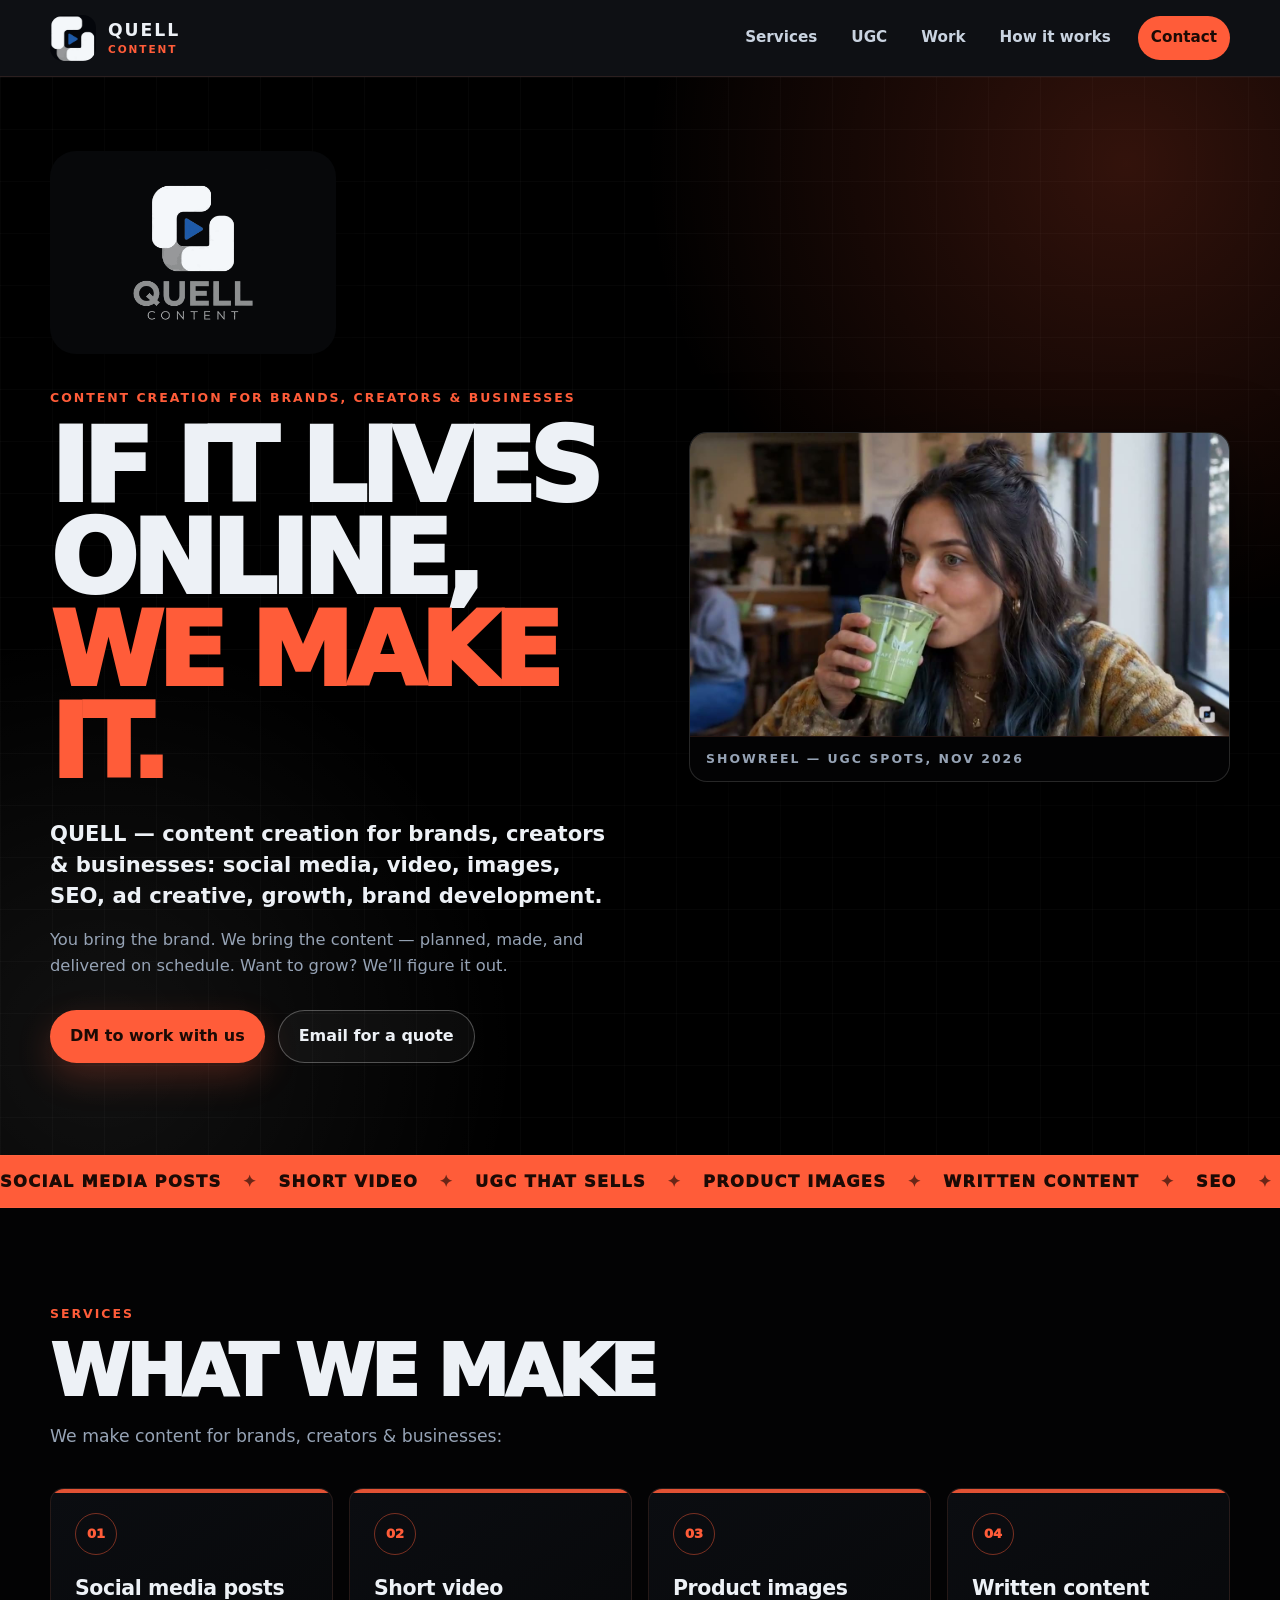
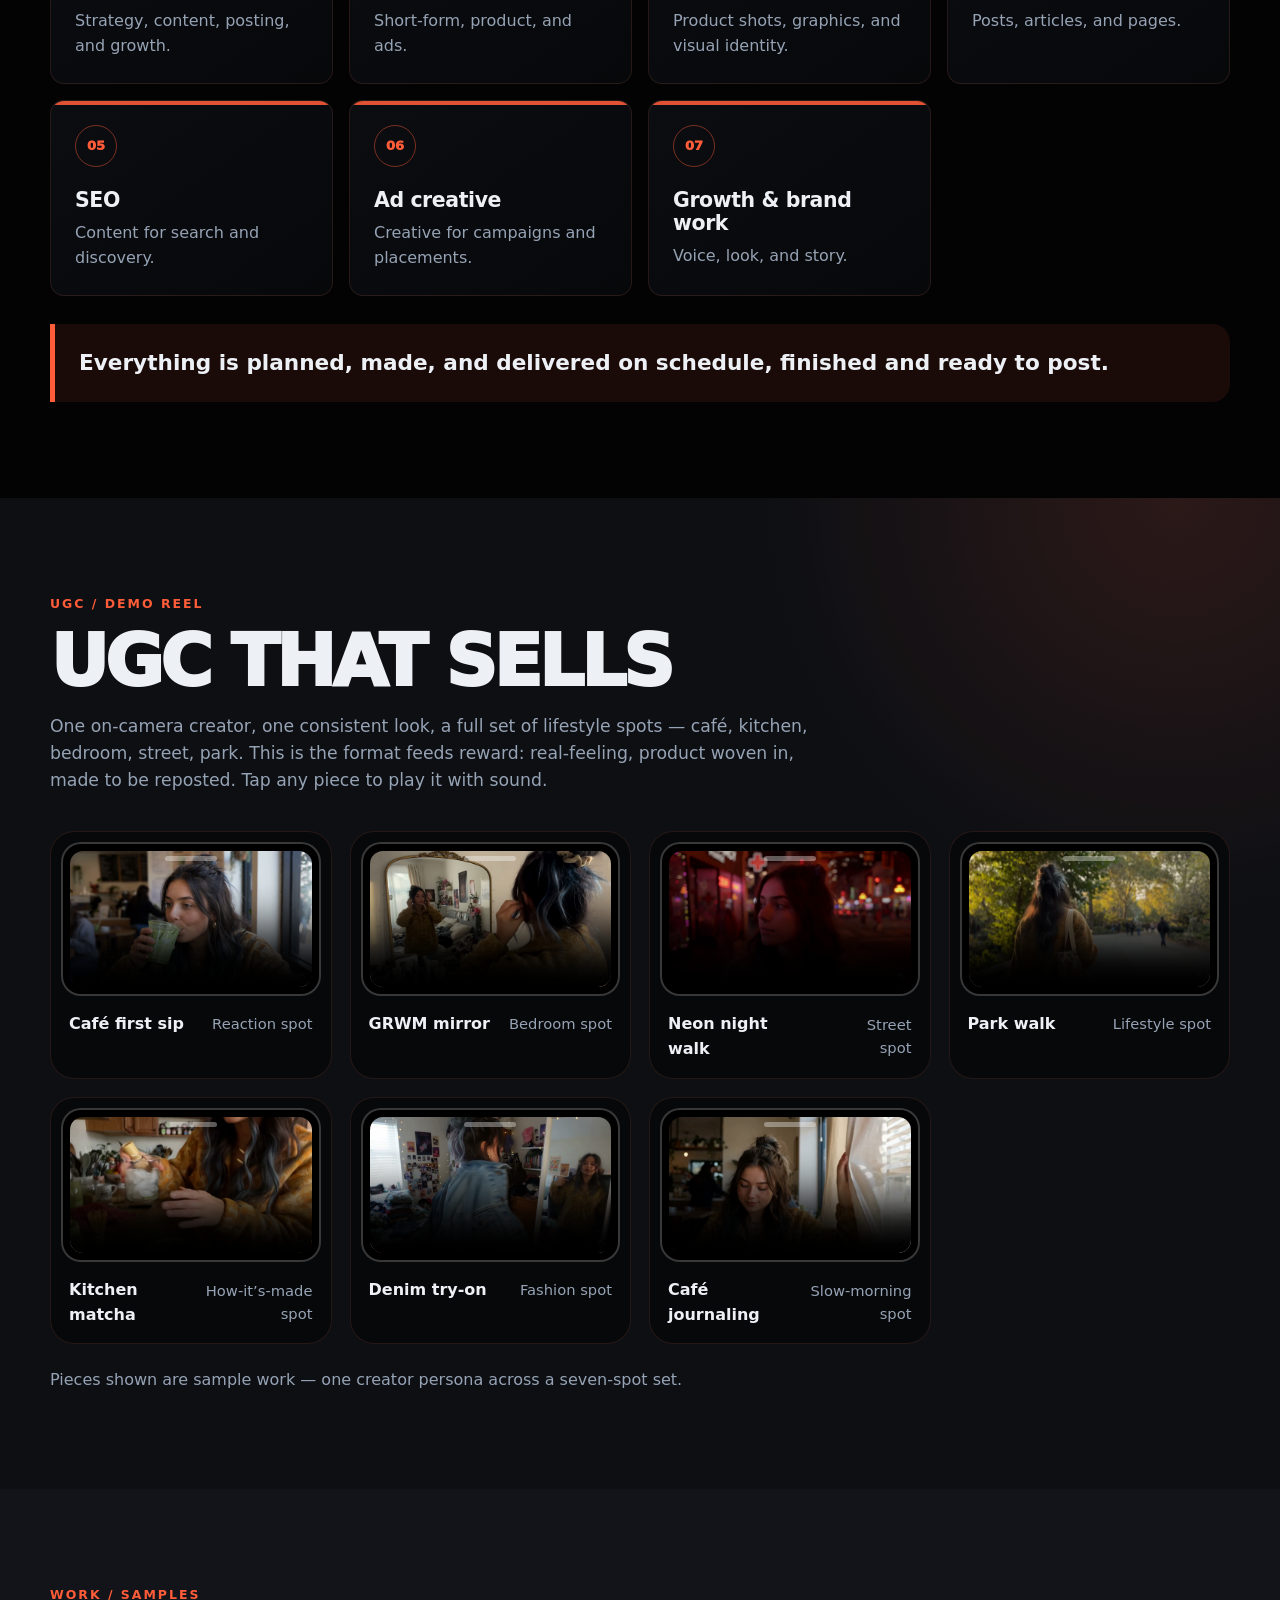
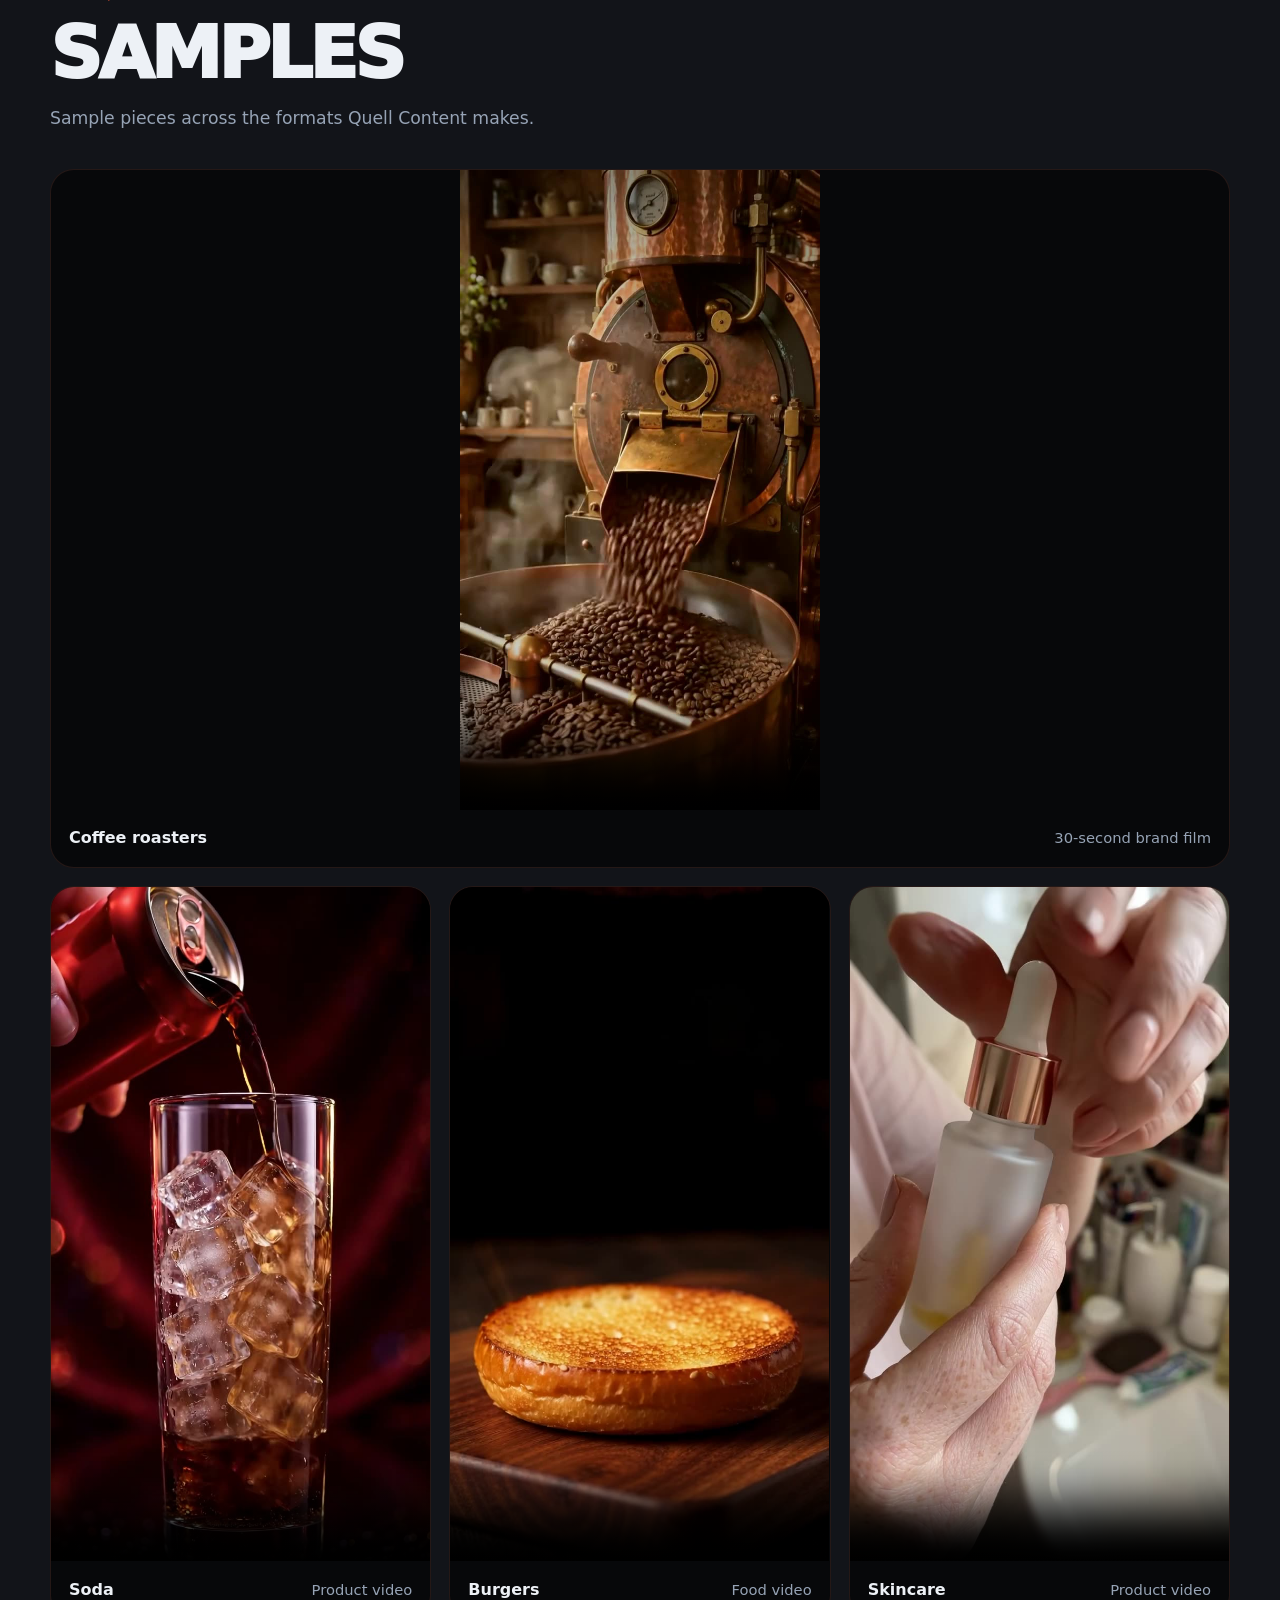
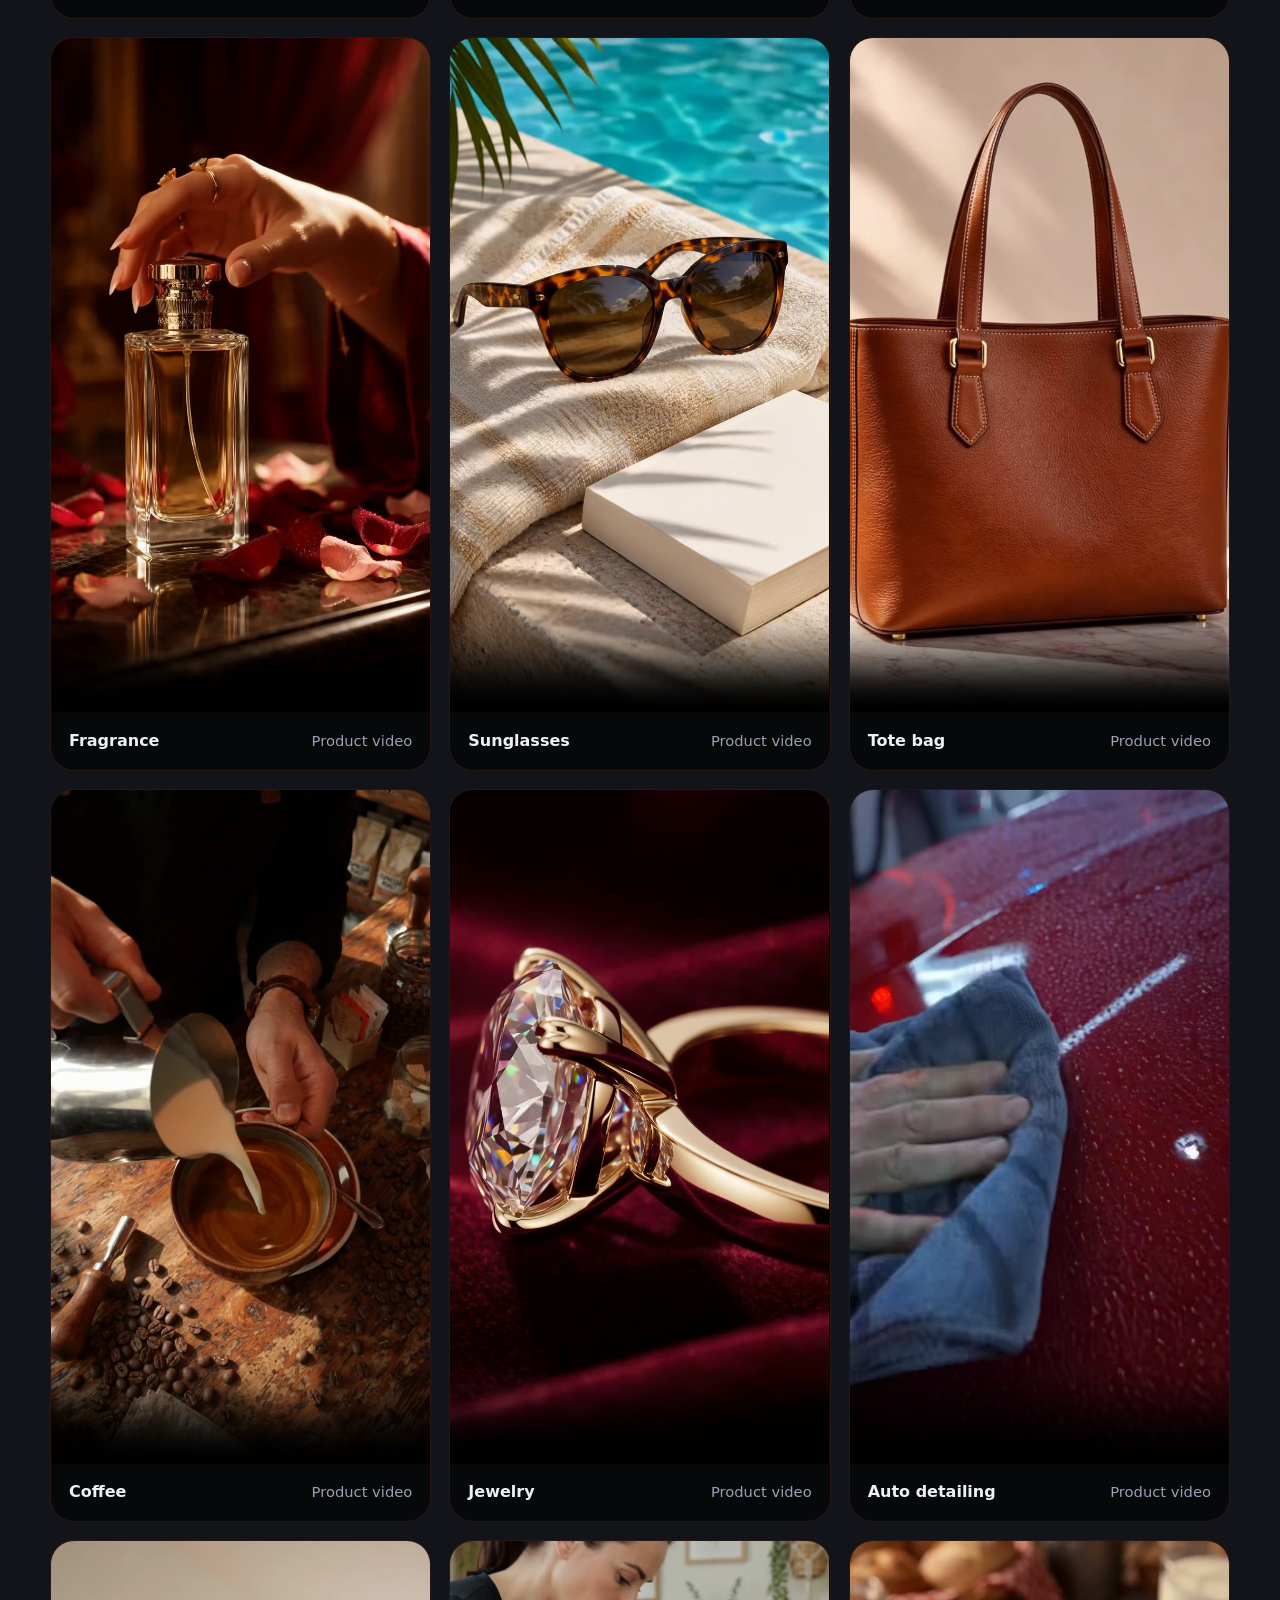
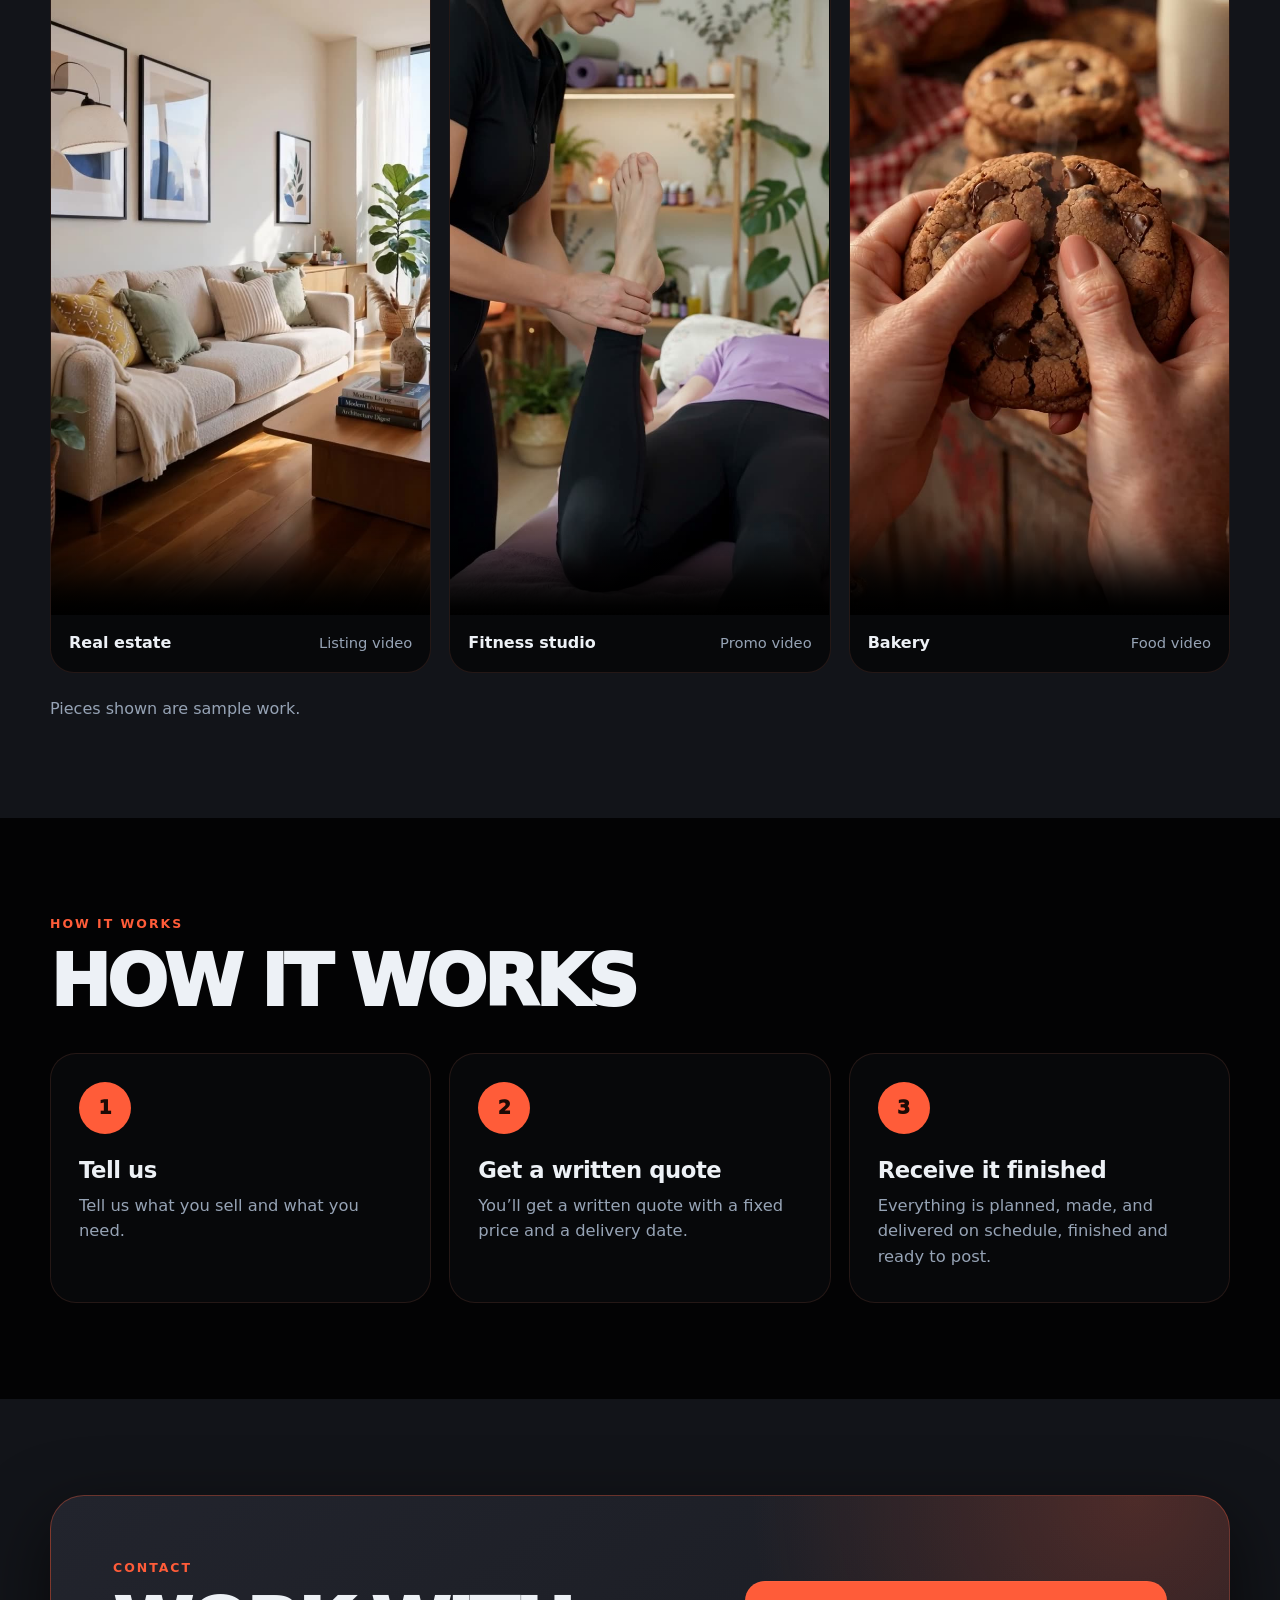
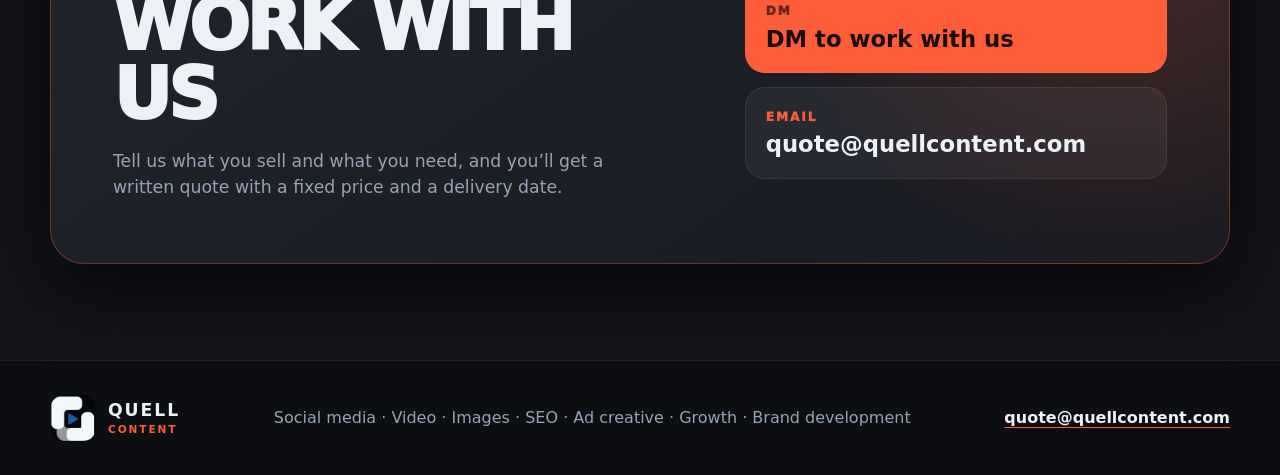
<file: index.html>
<!doctype html>
<html lang="en">
<head>
  <meta charset="utf-8">
  <meta name="viewport" content="width=device-width, initial-scale=1">
  <title>Quell Content — Content for Brands, Creators &amp; Businesses</title>
  <meta name="description" content="Quell Content makes content for brands, creators &amp; businesses: social media posts, short video, product images, written content, SEO, ad creative, and growth &amp; brand work.">
  <link rel="canonical" href="https://quellcontent.com/">
  <meta property="og:type" content="website">
  <meta property="og:site_name" content="Quell Content">
  <meta property="og:url" content="https://quellcontent.com/">
  <meta property="og:title" content="Quell Content — Content for Brands, Creators &amp; Businesses">
  <meta property="og:description" content="Quell Content makes content for brands, creators &amp; businesses: social media posts, short video, product images, written content, SEO, ad creative, and growth &amp; brand work.">
  <meta property="og:image" content="https://quellcontent.com/assets/quell-collage-v6-steel.png">
  <meta property="og:image:width" content="2048">
  <meta property="og:image:height" content="1152">
  <meta property="og:image:alt" content="Quell Content — content samples for brands, creators and businesses">
  <meta name="twitter:card" content="summary_large_image">
  <meta name="twitter:site" content="@QuellMusik">
  <meta name="twitter:title" content="Quell Content — Content for Brands, Creators &amp; Businesses">
  <meta name="twitter:description" content="Quell Content makes content for brands, creators &amp; businesses: social media posts, short video, product images, written content, SEO, ad creative, and growth &amp; brand work.">
  <meta name="twitter:image" content="https://quellcontent.com/assets/quell-collage-v6-steel.png">
  <meta name="twitter:image:alt" content="Quell Content — content samples for brands, creators and businesses">
  <link rel="icon" type="image/png" href="assets/favicon.png">
  <link rel="stylesheet" href="styles.css">
  <script src="script.js" defer></script>
</head>
<body>
  <a class="skip-link" href="#main">Skip to content</a>

  <header class="site-header">
    <div class="container nav-wrap">
      <a class="brand" href="#top" aria-label="Quell Content home">
        <img src="assets/logo-a-icon.png" alt="" width="680" height="680">
        <span class="brand-text"><strong>QUELL</strong><small>CONTENT</small></span>
      </a>
      <button class="nav-toggle" type="button" aria-expanded="false" aria-controls="primary-nav">
        <span>Menu</span>
        <span class="nav-toggle-lines" aria-hidden="true"></span>
      </button>
      <nav class="primary-nav" id="primary-nav" aria-label="Primary">
        <a href="#services">Services</a>
        <a href="#ugc">UGC</a>
        <a href="#work">Work</a>
        <a href="#how-it-works">How it works</a>
        <a class="nav-cta" href="#contact">Contact</a>
      </nav>
    </div>
  </header>

  <main id="main">
    <section class="hero" id="top">
      <div class="container hero-grid">
        <div class="hero-copy reveal">
          <div class="hero-logo-card">
            <img src="assets/logo-a-lockup.png" alt="Quell Content logo" width="1920" height="1280">
          </div>
          <p class="eyebrow">Content creation for brands, creators &amp; businesses</p>
          <h1>If it lives online, <span>we make it.</span></h1>
          <p class="hero-sub">QUELL — content creation for brands, creators &amp; businesses: social media, video, images, SEO, ad creative, growth, brand development.</p>
          <p class="hero-support">You bring the brand. We bring the content — planned, made, and delivered on schedule. Want to grow? We’ll figure it out.</p>
          <div class="hero-actions">
            <a class="button button-coral" href="https://x.com/QuellMusik" target="_blank" rel="noopener">DM to work with us</a>
            <a class="button button-outline" href="mailto:quote@quellcontent.com?subject=Quote%20request">Email for a quote</a>
          </div>
        </div>

        <figure class="hero-media reveal">
          <video class="hero-showreel" src="assets/hero-showreel.mp4" poster="assets/hero-showreel-poster.jpg" autoplay muted loop playsinline preload="metadata" aria-label="Quell Content showreel: UGC lifestyle spots — café, kitchen, street and park scenes with one on-camera creator"></video>
          <figcaption class="hero-media-tag">Showreel — UGC spots, Nov 2026</figcaption>
        </figure>
      </div>
    </section>

    <div class="marquee" aria-label="Services at a glance">
      <div class="marquee-track">
        <span class="marquee-run">Social media posts <i>✦</i> Short video <i>✦</i> UGC that sells <i>✦</i> Product images <i>✦</i> Written content <i>✦</i> SEO <i>✦</i> Ad creative <i>✦</i> Growth &amp; brand work <i>✦</i>&nbsp;</span>
        <span class="marquee-run" aria-hidden="true">Social media posts <i>✦</i> Short video <i>✦</i> UGC that sells <i>✦</i> Product images <i>✦</i> Written content <i>✦</i> SEO <i>✦</i> Ad creative <i>✦</i> Growth &amp; brand work <i>✦</i>&nbsp;</span>
      </div>
    </div>

    <section class="section services-section" id="services" aria-labelledby="services-title">
      <div class="container">
        <div class="section-heading reveal">
          <p class="eyebrow">Services</p>
          <h2 id="services-title">What we make</h2>
          <p>We make content for brands, creators &amp; businesses:</p>
        </div>

        <div class="services-grid">
          <article class="service-card reveal">
            <span class="service-number">01</span>
            <h3>Social media posts</h3>
            <p>Strategy, content, posting, and growth.</p>
          </article>
          <article class="service-card reveal">
            <span class="service-number">02</span>
            <h3>Short video</h3>
            <p>Short-form, product, and ads.</p>
          </article>
          <article class="service-card reveal">
            <span class="service-number">03</span>
            <h3>Product images</h3>
            <p>Product shots, graphics, and visual identity.</p>
          </article>
          <article class="service-card reveal">
            <span class="service-number">04</span>
            <h3>Written content</h3>
            <p>Posts, articles, and pages.</p>
          </article>
          <article class="service-card reveal">
            <span class="service-number">05</span>
            <h3>SEO</h3>
            <p>Content for search and discovery.</p>
          </article>
          <article class="service-card reveal">
            <span class="service-number">06</span>
            <h3>Ad creative</h3>
            <p>Creative for campaigns and placements.</p>
          </article>
          <article class="service-card reveal">
            <span class="service-number">07</span>
            <h3>Growth &amp; brand work</h3>
            <p>Voice, look, and story.</p>
          </article>
        </div>

        <p class="statement reveal">Everything is planned, made, and delivered on schedule, finished and ready to post.</p>
      </div>
    </section>

    <section class="section ugc-section" id="ugc" aria-labelledby="ugc-title">
      <div class="container">
        <div class="section-heading reveal">
          <p class="eyebrow">UGC / Demo reel</p>
          <h2 id="ugc-title">UGC that sells</h2>
          <p>One on-camera creator, one consistent look, a full set of lifestyle spots — café, kitchen, bedroom, street, park. This is the format feeds reward: real-feeling, product woven in, made to be reposted. Tap any piece to play it with sound.</p>
        </div>

        <div class="ugc-grid">
          <article class="phone-card reveal">
            <div class="phone-frame">
              <video src="assets/ugc/cafe-first-sip.mp4" poster="assets/ugc/cafe-first-sip.jpg" controls playsinline preload="none" aria-label="UGC sample: café matcha first-sip reaction"></video>
            </div>
            <div class="work-label"><span>Café first sip</span><span>Reaction spot</span></div>
          </article>

          <article class="phone-card reveal">
            <div class="phone-frame">
              <video src="assets/ugc/grwm-mirror.mp4" poster="assets/ugc/grwm-mirror.jpg" controls playsinline preload="none" aria-label="UGC sample: bedroom get-ready-with-me mirror spot"></video>
            </div>
            <div class="work-label"><span>GRWM mirror</span><span>Bedroom spot</span></div>
          </article>

          <article class="phone-card reveal">
            <div class="phone-frame">
              <video src="assets/ugc/neon-night-walk.mp4" poster="assets/ugc/neon-night-walk.jpg" controls playsinline preload="none" aria-label="UGC sample: neon night-street walk"></video>
            </div>
            <div class="work-label"><span>Neon night walk</span><span>Street spot</span></div>
          </article>

          <article class="phone-card reveal">
            <div class="phone-frame">
              <video src="assets/ugc/park-walk.mp4" poster="assets/ugc/park-walk.jpg" controls playsinline preload="none" aria-label="UGC sample: park walk with matcha and floral tote"></video>
            </div>
            <div class="work-label"><span>Park walk</span><span>Lifestyle spot</span></div>
          </article>

          <article class="phone-card reveal">
            <div class="phone-frame">
              <video src="assets/ugc/kitchen-matcha.mp4" poster="assets/ugc/kitchen-matcha.jpg" controls playsinline preload="none" aria-label="UGC sample: kitchen matcha-making spot"></video>
            </div>
            <div class="work-label"><span>Kitchen matcha</span><span>How-it’s-made spot</span></div>
          </article>

          <article class="phone-card reveal">
            <div class="phone-frame">
              <video src="assets/ugc/denim-try-on.mp4" poster="assets/ugc/denim-try-on.jpg" controls playsinline preload="none" aria-label="UGC sample: denim jacket try-on in front of a mirror"></video>
            </div>
            <div class="work-label"><span>Denim try-on</span><span>Fashion spot</span></div>
          </article>

          <article class="phone-card reveal">
            <div class="phone-frame">
              <video src="assets/ugc/cafe-journaling.mp4" poster="assets/ugc/cafe-journaling.jpg" controls playsinline preload="none" aria-label="UGC sample: café window-seat journaling with matcha"></video>
            </div>
            <div class="work-label"><span>Café journaling</span><span>Slow-morning spot</span></div>
          </article>
        </div>

        <p class="work-note reveal">Pieces shown are sample work — one creator persona across a seven-spot set.</p>
      </div>
    </section>

    <section class="section work-section" id="work" aria-labelledby="work-title">
      <div class="container">
        <div class="section-heading reveal">
          <p class="eyebrow">Work / Samples</p>
          <h2 id="work-title">Samples</h2>
          <p>Sample pieces across the formats Quell Content makes.</p>
        </div>

        <div class="work-grid">
          <article class="work-card work-featured reveal">
            <div class="work-media tall">
              <video src="assets/work/ember-oak-brand-film.mp4" poster="assets/work/ember-oak-brand-film.jpg" controls playsinline preload="none" aria-label="Coffee roasters 30-second brand film sample"></video>
            </div>
            <div class="work-label"><span>Coffee roasters</span><span>30-second brand film</span></div>
          </article>

          <article class="work-card reveal">
            <div class="work-media tall">
              <video src="assets/work/soda.mp4" poster="assets/work/soda.jpg" muted loop controls playsinline preload="metadata" data-autoplay aria-label="Soda product video sample"></video>
            </div>
            <div class="work-label"><span>Soda</span><span>Product video</span></div>
          </article>

          <article class="work-card reveal">
            <div class="work-media tall">
              <video src="assets/work/burger.mp4" poster="assets/work/burger.jpg" muted loop controls playsinline preload="metadata" data-autoplay aria-label="Burgers food video sample"></video>
            </div>
            <div class="work-label"><span>Burgers</span><span>Food video</span></div>
          </article>

          <article class="work-card reveal">
            <div class="work-media tall">
              <video src="assets/work/skincare.mp4" poster="assets/work/skincare.jpg" muted loop controls playsinline preload="metadata" data-autoplay aria-label="Skincare product video sample"></video>
            </div>
            <div class="work-label"><span>Skincare</span><span>Product video</span></div>
          </article>

          <article class="work-card reveal">
            <div class="work-media tall">
              <video src="assets/work/perfume.mp4" poster="assets/work/perfume.jpg" muted loop controls playsinline preload="metadata" data-autoplay aria-label="Fragrance product video sample"></video>
            </div>
            <div class="work-label"><span>Fragrance</span><span>Product video</span></div>
          </article>

          <article class="work-card reveal">
            <div class="work-media tall">
              <video src="assets/work/sunglasses.mp4" poster="assets/work/sunglasses.jpg" muted loop controls playsinline preload="metadata" data-autoplay aria-label="Sunglasses product video sample"></video>
            </div>
            <div class="work-label"><span>Sunglasses</span><span>Product video</span></div>
          </article>

          <article class="work-card reveal">
            <div class="work-media tall">
              <video src="assets/work/tote.mp4" poster="assets/work/tote.jpg" muted loop controls playsinline preload="metadata" data-autoplay aria-label="Tote bag product video sample"></video>
            </div>
            <div class="work-label"><span>Tote bag</span><span>Product video</span></div>
          </article>

          <article class="work-card reveal">
            <div class="work-media tall">
              <video src="assets/work/coffee.mp4" poster="assets/work/coffee.jpg" muted loop controls playsinline preload="metadata" data-autoplay aria-label="Coffee product video sample"></video>
            </div>
            <div class="work-label"><span>Coffee</span><span>Product video</span></div>
          </article>

          <article class="work-card reveal">
            <div class="work-media tall">
              <video src="assets/work/jewelry.mp4" poster="assets/work/jewelry.jpg" muted loop controls playsinline preload="metadata" data-autoplay aria-label="Jewelry product video sample"></video>
            </div>
            <div class="work-label"><span>Jewelry</span><span>Product video</span></div>
          </article>

          <article class="work-card reveal">
            <div class="work-media tall">
              <video src="assets/work/detailing.mp4" poster="assets/work/detailing.jpg" muted loop controls playsinline preload="metadata" data-autoplay aria-label="Auto detailing product video sample"></video>
            </div>
            <div class="work-label"><span>Auto detailing</span><span>Product video</span></div>
          </article>

          <article class="work-card reveal">
            <div class="work-media tall">
              <video src="assets/work/realestate.mp4" poster="assets/work/realestate.jpg" muted loop controls playsinline preload="metadata" data-autoplay aria-label="Real estate listing video sample"></video>
            </div>
            <div class="work-label"><span>Real estate</span><span>Listing video</span></div>
          </article>

          <article class="work-card reveal">
            <div class="work-media tall">
              <video src="assets/work/stretch.mp4" poster="assets/work/stretch.jpg" muted loop controls playsinline preload="metadata" data-autoplay aria-label="Fitness studio promo video sample"></video>
            </div>
            <div class="work-label"><span>Fitness studio</span><span>Promo video</span></div>
          </article>

          <article class="work-card reveal">
            <div class="work-media tall">
              <video src="assets/work/cookie.mp4" poster="assets/work/cookie.jpg" muted loop controls playsinline preload="metadata" data-autoplay aria-label="Bakery food video sample"></video>
            </div>
            <div class="work-label"><span>Bakery</span><span>Food video</span></div>
          </article>
        </div>

        <p class="work-note reveal">Pieces shown are sample work.</p>
      </div>
    </section>

    <section class="section how-section" id="how-it-works" aria-labelledby="how-title">
      <div class="container">
        <div class="section-heading reveal">
          <p class="eyebrow">How it works</p>
          <h2 id="how-title">How it works</h2>
        </div>

        <div class="steps-grid">
          <article class="step-card reveal">
            <span class="step-number">1</span>
            <h3>Tell us</h3>
            <p>Tell us what you sell and what you need.</p>
          </article>
          <article class="step-card reveal">
            <span class="step-number">2</span>
            <h3>Get a written quote</h3>
            <p>You’ll get a written quote with a fixed price and a delivery date.</p>
          </article>
          <article class="step-card reveal">
            <span class="step-number">3</span>
            <h3>Receive it finished</h3>
            <p>Everything is planned, made, and delivered on schedule, finished and ready to post.</p>
          </article>
        </div>
      </div>
    </section>

    <section class="section contact-section" id="contact" aria-labelledby="contact-title">
      <div class="container">
        <div class="contact-panel reveal">
          <div class="contact-copy">
            <p class="eyebrow">Contact</p>
            <h2 id="contact-title">Work with us</h2>
            <p>Tell us what you sell and what you need, and you’ll get a written quote with a fixed price and a delivery date.</p>
          </div>

          <div class="contact-actions" aria-label="Contact options">
            <a class="contact-option contact-option-primary" href="https://x.com/QuellMusik" target="_blank" rel="noopener">
              <span>DM</span>
              <strong>DM to work with us</strong>
            </a>
            <a class="contact-option" href="mailto:quote@quellcontent.com?subject=Quote%20request">
              <span>Email</span>
              <strong>quote@quellcontent.com</strong>
            </a>
          </div>
        </div>
      </div>
    </section>
  </main>

  <footer class="site-footer">
    <div class="container footer-wrap">
      <a class="brand brand-footer" href="#top" aria-label="Back to Quell Content home">
        <img src="assets/logo-a-icon.png" alt="" width="680" height="680">
        <span class="brand-text"><strong>QUELL</strong><small>CONTENT</small></span>
      </a>
      <p>Social media · Video · Images · SEO · Ad creative · Growth · Brand development</p>
      <a href="mailto:quote@quellcontent.com?subject=Quote%20request">quote@quellcontent.com</a>
    </div>
  </footer>
</body>
</html>
</file>
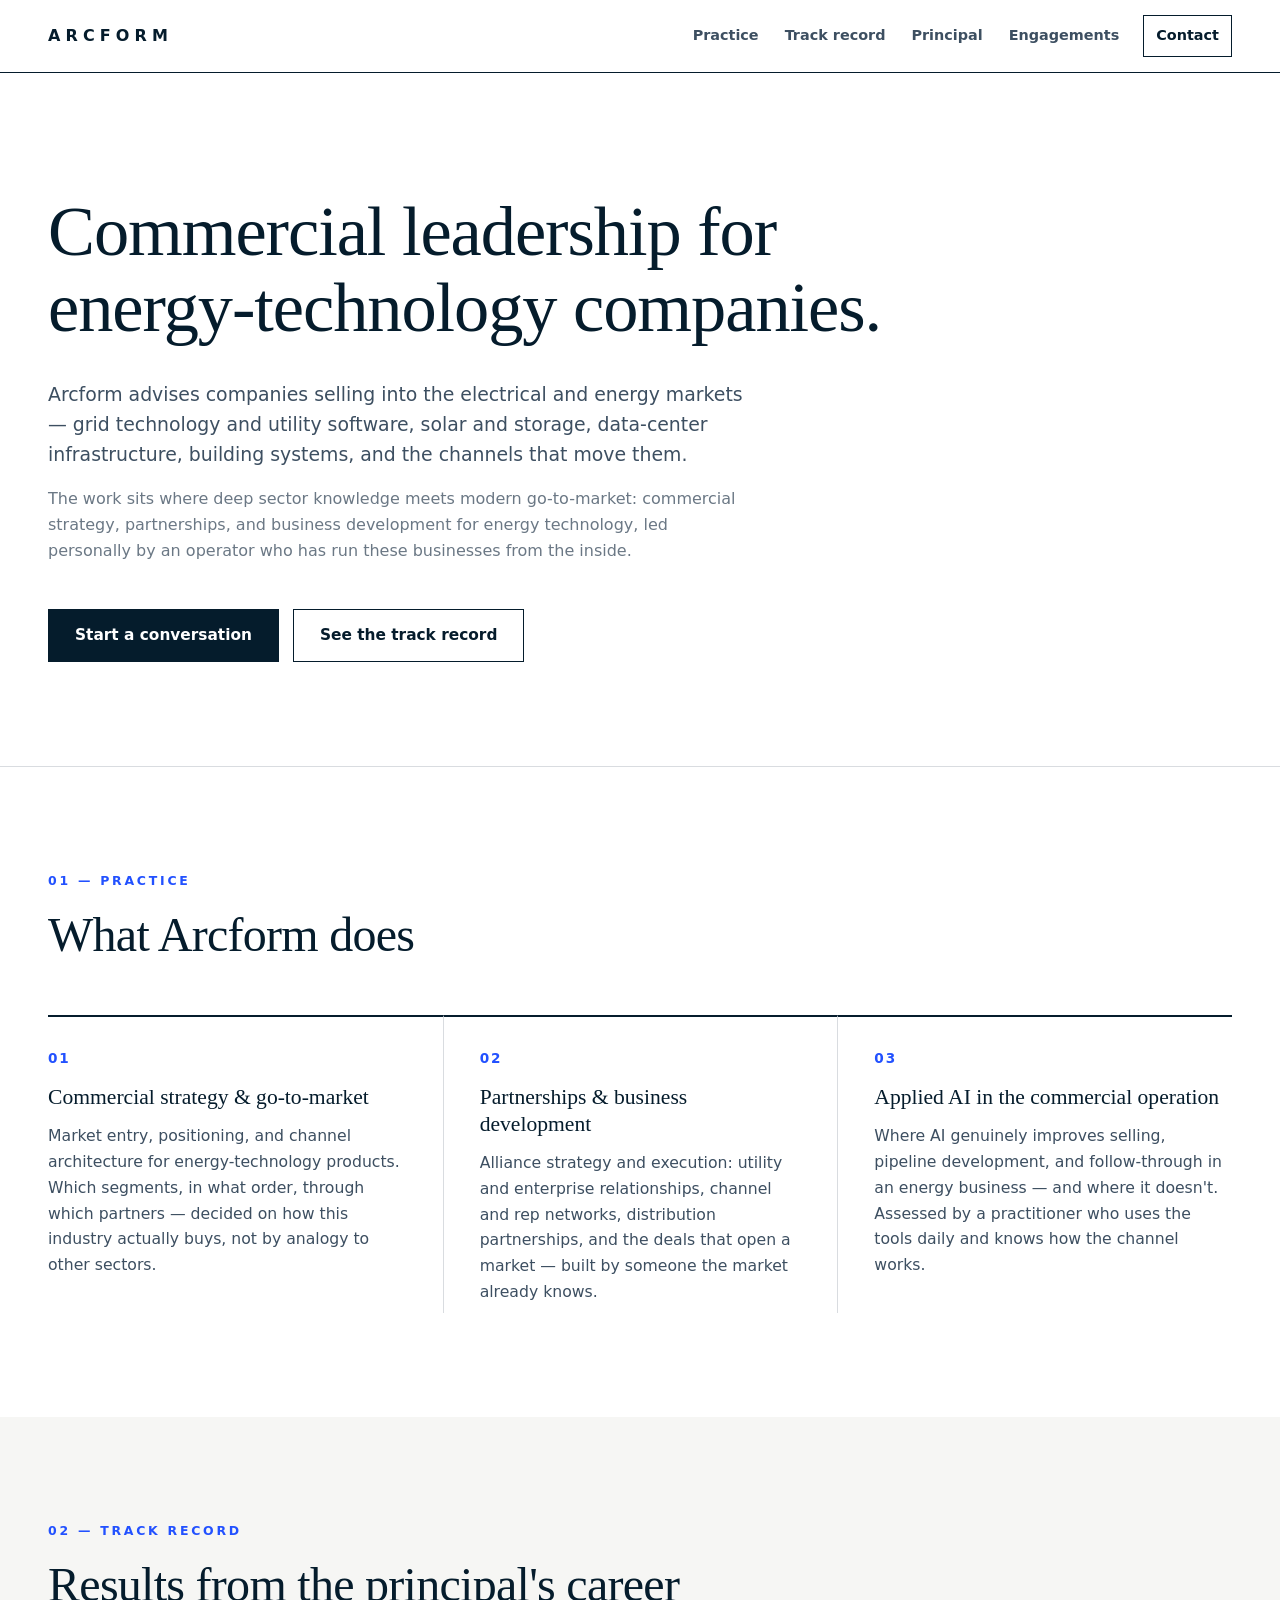
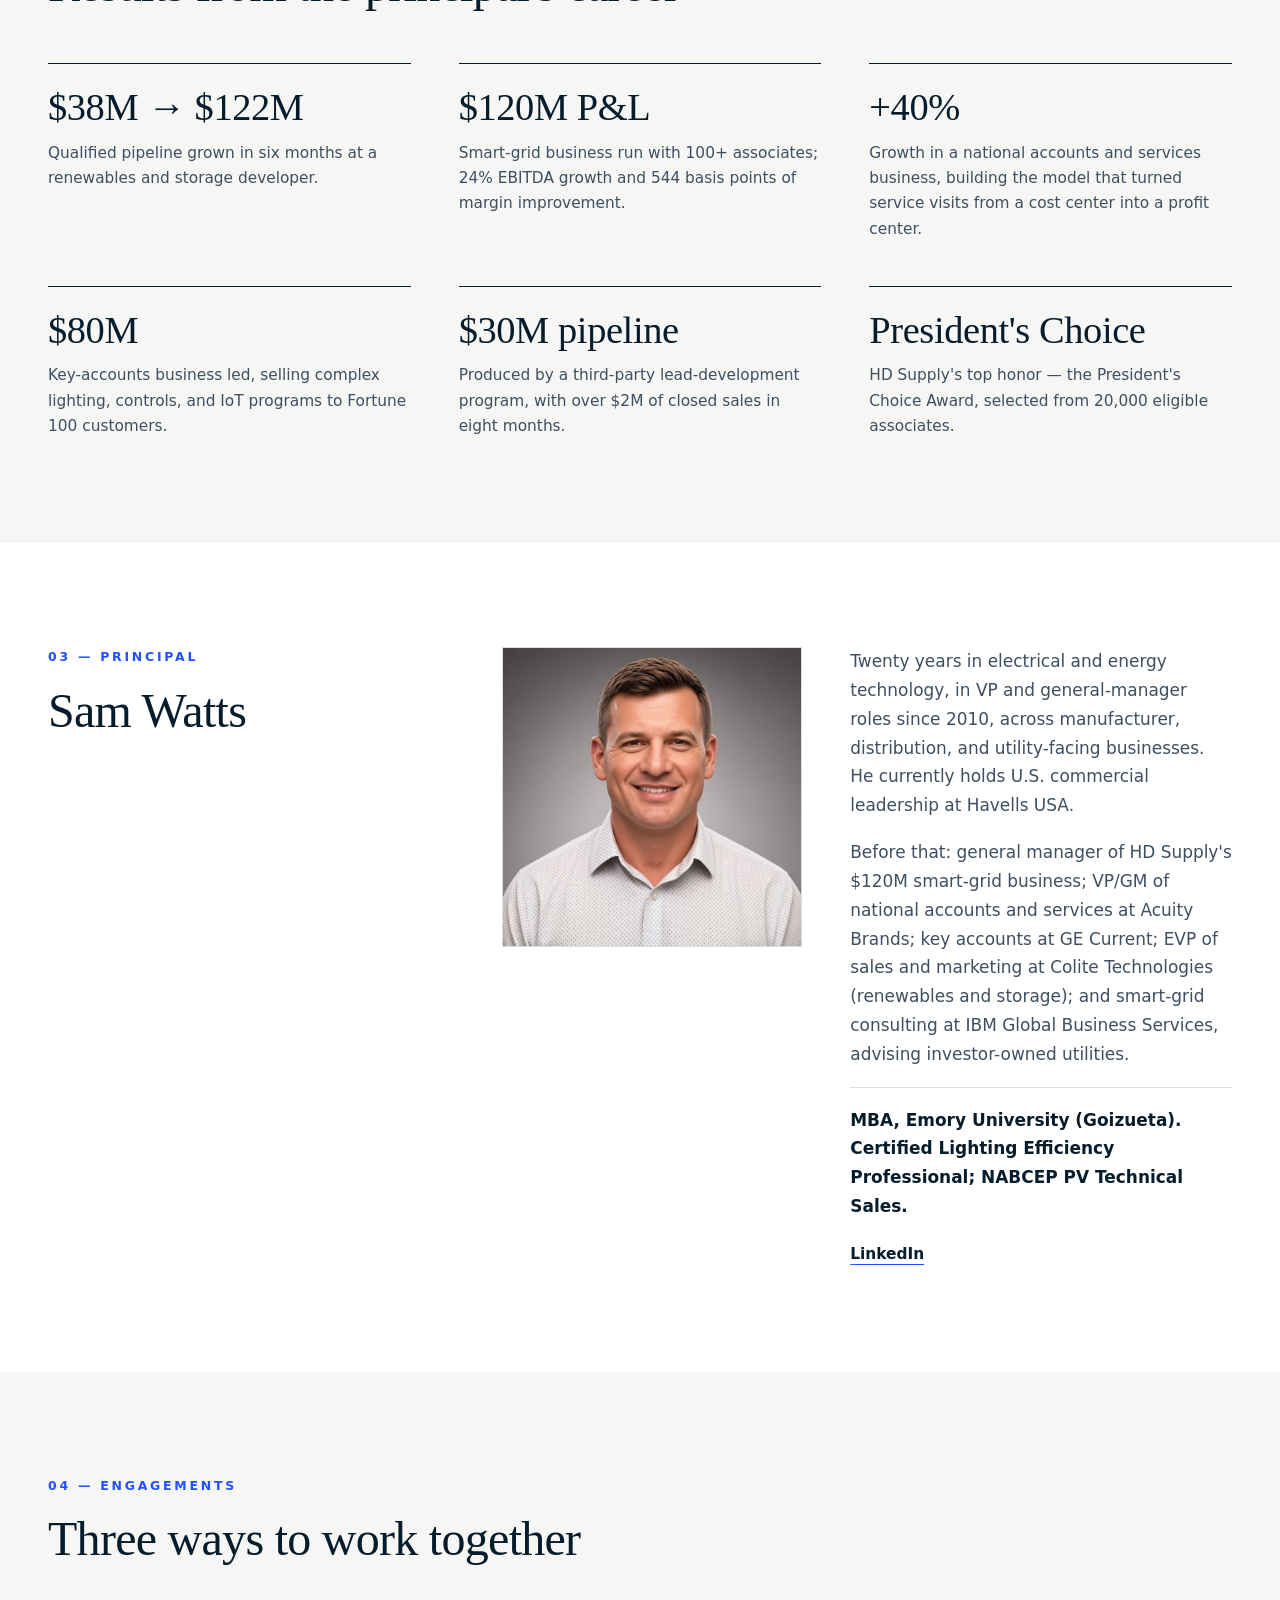
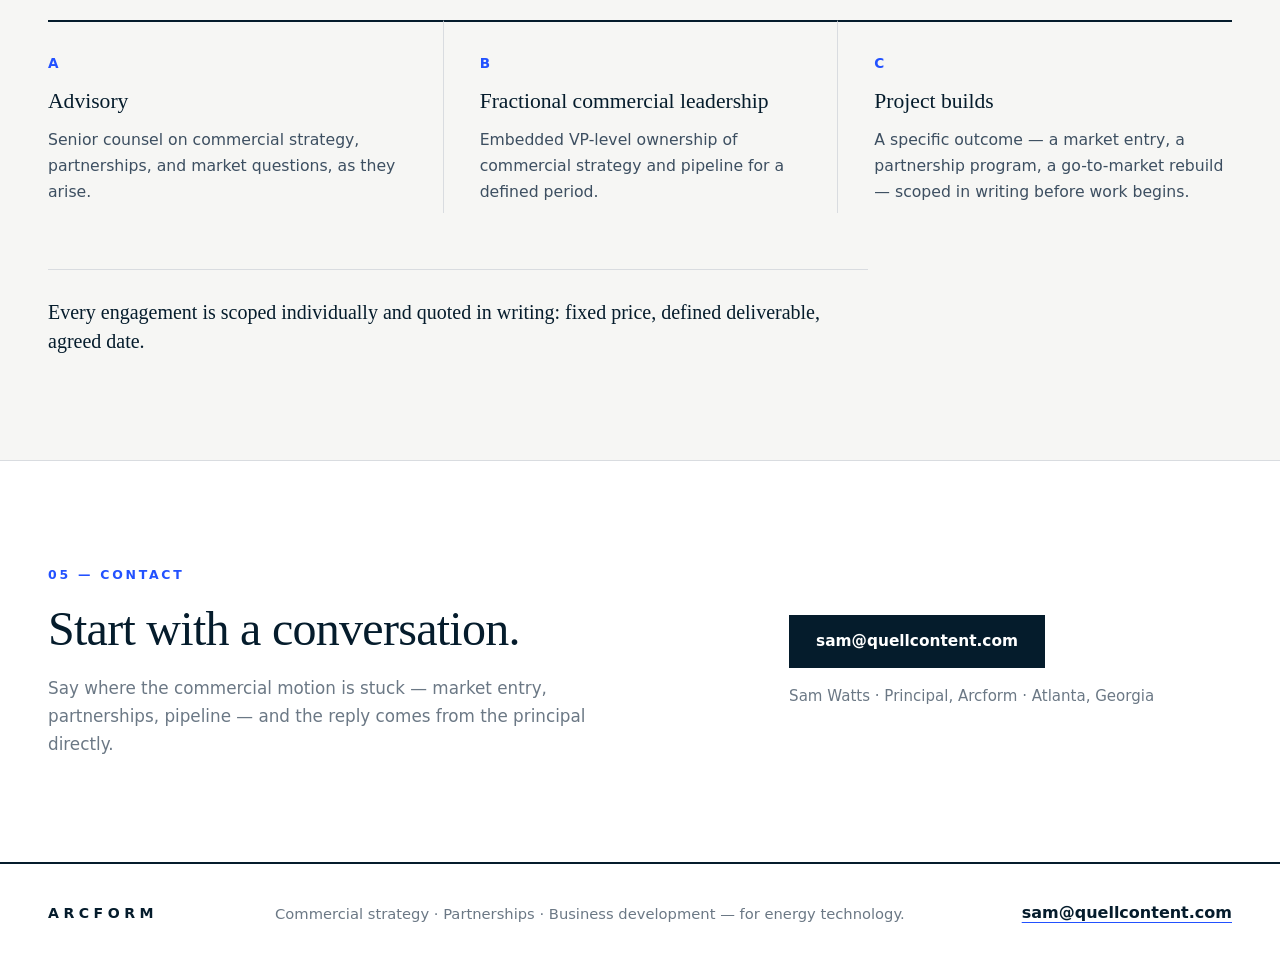
<file: arcform/index.html>
<!doctype html>
<html lang="en">
<head>
  <meta charset="utf-8">
  <meta name="viewport" content="width=device-width, initial-scale=1">
  <title>Arcform — Commercial Leadership for Energy-Technology Companies</title>
  <meta name="description" content="Arcform advises companies selling into the electrical and energy markets: commercial strategy, partnerships, and business development for energy technology, led by Sam Watts.">
  <link rel="canonical" href="https://quellcontent.com/arcform/">
  <meta property="og:type" content="website">
  <meta property="og:site_name" content="Arcform">
  <meta property="og:url" content="https://quellcontent.com/arcform/">
  <meta property="og:title" content="Arcform — Commercial Leadership for Energy-Technology Companies">
  <meta property="og:description" content="Commercial strategy, partnerships, and business development for energy technology — grid and utility software, solar and storage, data-center infrastructure, building systems, and the channels that move them.">
  <meta name="twitter:card" content="summary">
  <meta name="twitter:title" content="Arcform — Commercial Leadership for Energy-Technology Companies">
  <meta name="twitter:description" content="Commercial strategy, partnerships, and business development for energy technology, led by Sam Watts.">
  <link rel="stylesheet" href="arcform.css">
</head>
<body>
  <a class="skip-link" href="#main">Skip to content</a>

  <header class="site-header">
    <div class="container header-wrap">
      <a class="wordmark" href="#top" aria-label="Arcform home">ARCFORM</a>
      <nav class="primary-nav" aria-label="Primary">
        <a href="#practice">Practice</a>
        <a href="#record">Track record</a>
        <a href="#principal">Principal</a>
        <a href="#engagements">Engagements</a>
        <a class="nav-cta" href="#contact">Contact</a>
      </nav>
    </div>
  </header>

  <main id="main">
    <section class="hero" id="top">
      <div class="container">
        <h1>Commercial leadership for energy-technology companies.</h1>
        <p class="hero-sub">Arcform advises companies selling into the electrical and energy markets — grid technology and utility software, solar and storage, data-center infrastructure, building systems, and the channels that move them.</p>
        <p class="hero-support">The work sits where deep sector knowledge meets modern go-to-market: commercial strategy, partnerships, and business development for energy technology, led personally by an operator who has run these businesses from the inside.</p>
        <div class="hero-actions">
          <a class="button button-primary" href="mailto:sam@quellcontent.com?subject=Arcform%20—%20introductory%20conversation">Start a conversation</a>
          <a class="button button-quiet" href="#record">See the track record</a>
        </div>
      </div>
    </section>

    <section class="section" id="practice" aria-labelledby="practice-title">
      <div class="container">
        <div class="section-heading">
          <p class="eyebrow">01 — Practice</p>
          <h2 id="practice-title">What Arcform does</h2>
        </div>

        <div class="practice-grid">
          <article class="practice-card">
            <span class="card-index">01</span>
            <h3>Commercial strategy &amp; go-to-market</h3>
            <p>Market entry, positioning, and channel architecture for energy-technology products. Which segments, in what order, through which partners — decided on how this industry actually buys, not by analogy to other sectors.</p>
          </article>
          <article class="practice-card">
            <span class="card-index">02</span>
            <h3>Partnerships &amp; business development</h3>
            <p>Alliance strategy and execution: utility and enterprise relationships, channel and rep networks, distribution partnerships, and the deals that open a market — built by someone the market already knows.</p>
          </article>
          <article class="practice-card">
            <span class="card-index">03</span>
            <h3>Applied AI in the commercial operation</h3>
            <p>Where AI genuinely improves selling, pipeline development, and follow-through in an energy business — and where it doesn't. Assessed by a practitioner who uses the tools daily and knows how the channel works.</p>
          </article>
        </div>
      </div>
    </section>

    <section class="section section-alt" id="record" aria-labelledby="record-title">
      <div class="container">
        <div class="section-heading">
          <p class="eyebrow">02 — Track record</p>
          <h2 id="record-title">Results from the principal's career</h2>
        </div>

        <div class="record-grid">
          <article class="record-item">
            <p class="record-figure">$38M → $122M</p>
            <p class="record-text">Qualified pipeline grown in six months at a renewables and storage developer.</p>
          </article>
          <article class="record-item">
            <p class="record-figure">$120M P&amp;L</p>
            <p class="record-text">Smart-grid business run with 100+ associates; 24% EBITDA growth and 544 basis points of margin improvement.</p>
          </article>
          <article class="record-item">
            <p class="record-figure">+40%</p>
            <p class="record-text">Growth in a national accounts and services business, building the model that turned service visits from a cost center into a profit center.</p>
          </article>
          <article class="record-item">
            <p class="record-figure">$80M</p>
            <p class="record-text">Key-accounts business led, selling complex lighting, controls, and IoT programs to Fortune 100 customers.</p>
          </article>
          <article class="record-item">
            <p class="record-figure">$30M pipeline</p>
            <p class="record-text">Produced by a third-party lead-development program, with over $2M of closed sales in eight months.</p>
          </article>
          <article class="record-item">
            <p class="record-figure">President's Choice</p>
            <p class="record-text">HD Supply's top honor — the President's Choice Award, selected from 20,000 eligible associates.</p>
          </article>
        </div>
      </div>
    </section>

    <section class="section" id="principal" aria-labelledby="principal-title">
      <div class="container principal-grid">
        <div class="section-heading">
          <p class="eyebrow">03 — Principal</p>
          <h2 id="principal-title">Sam Watts</h2>
        </div>
        <div class="principal-body">
          <figure class="principal-photo">
            <img src="sam-watts.jpg" alt="Sam Watts, Principal, Arcform" width="400" height="400">
          </figure>
          <div class="principal-copy">
            <p>Twenty years in electrical and energy technology, in VP and general-manager roles since 2010, across manufacturer, distribution, and utility-facing businesses. He currently holds U.S. commercial leadership at Havells USA.</p>
            <p>Before that: general manager of HD Supply's $120M smart-grid business; VP/GM of national accounts and services at Acuity Brands; key accounts at GE Current; EVP of sales and marketing at Colite Technologies (renewables and storage); and smart-grid consulting at IBM Global Business Services, advising investor-owned utilities.</p>
            <p class="principal-credentials">MBA, Emory University (Goizueta). Certified Lighting Efficiency Professional; NABCEP PV Technical Sales.</p>
            <p class="principal-links"><a href="https://www.linkedin.com/in/samuelwatts" target="_blank" rel="noopener">LinkedIn</a></p>
          </div>
        </div>
      </div>
    </section>

    <section class="section section-alt" id="engagements" aria-labelledby="engagements-title">
      <div class="container">
        <div class="section-heading">
          <p class="eyebrow">04 — Engagements</p>
          <h2 id="engagements-title">Three ways to work together</h2>
        </div>

        <div class="practice-grid">
          <article class="practice-card">
            <span class="card-index">A</span>
            <h3>Advisory</h3>
            <p>Senior counsel on commercial strategy, partnerships, and market questions, as they arise.</p>
          </article>
          <article class="practice-card">
            <span class="card-index">B</span>
            <h3>Fractional commercial leadership</h3>
            <p>Embedded VP-level ownership of commercial strategy and pipeline for a defined period.</p>
          </article>
          <article class="practice-card">
            <span class="card-index">C</span>
            <h3>Project builds</h3>
            <p>A specific outcome — a market entry, a partnership program, a go-to-market rebuild — scoped in writing before work begins.</p>
          </article>
        </div>

        <p class="statement">Every engagement is scoped individually and quoted in writing: fixed price, defined deliverable, agreed date.</p>
      </div>
    </section>

    <section class="section contact-section" id="contact" aria-labelledby="contact-title">
      <div class="container contact-panel">
        <div class="contact-copy">
          <p class="eyebrow">05 — Contact</p>
          <h2 id="contact-title">Start with a conversation.</h2>
          <p>Say where the commercial motion is stuck — market entry, partnerships, pipeline — and the reply comes from the principal directly.</p>
        </div>
        <div class="contact-actions">
          <a class="button button-primary" href="mailto:sam@quellcontent.com?subject=Arcform%20—%20introductory%20conversation">sam@quellcontent.com</a>
          <p class="contact-meta">Sam Watts · Principal, Arcform · Atlanta, Georgia</p>
        </div>
      </div>
    </section>
  </main>

  <footer class="site-footer">
    <div class="container footer-wrap">
      <span class="wordmark wordmark-footer">ARCFORM</span>
      <p>Commercial strategy · Partnerships · Business development — for energy technology.</p>
      <a href="mailto:sam@quellcontent.com?subject=Arcform%20—%20introductory%20conversation">sam@quellcontent.com</a>
    </div>
  </footer>
</body>
</html>
</file>
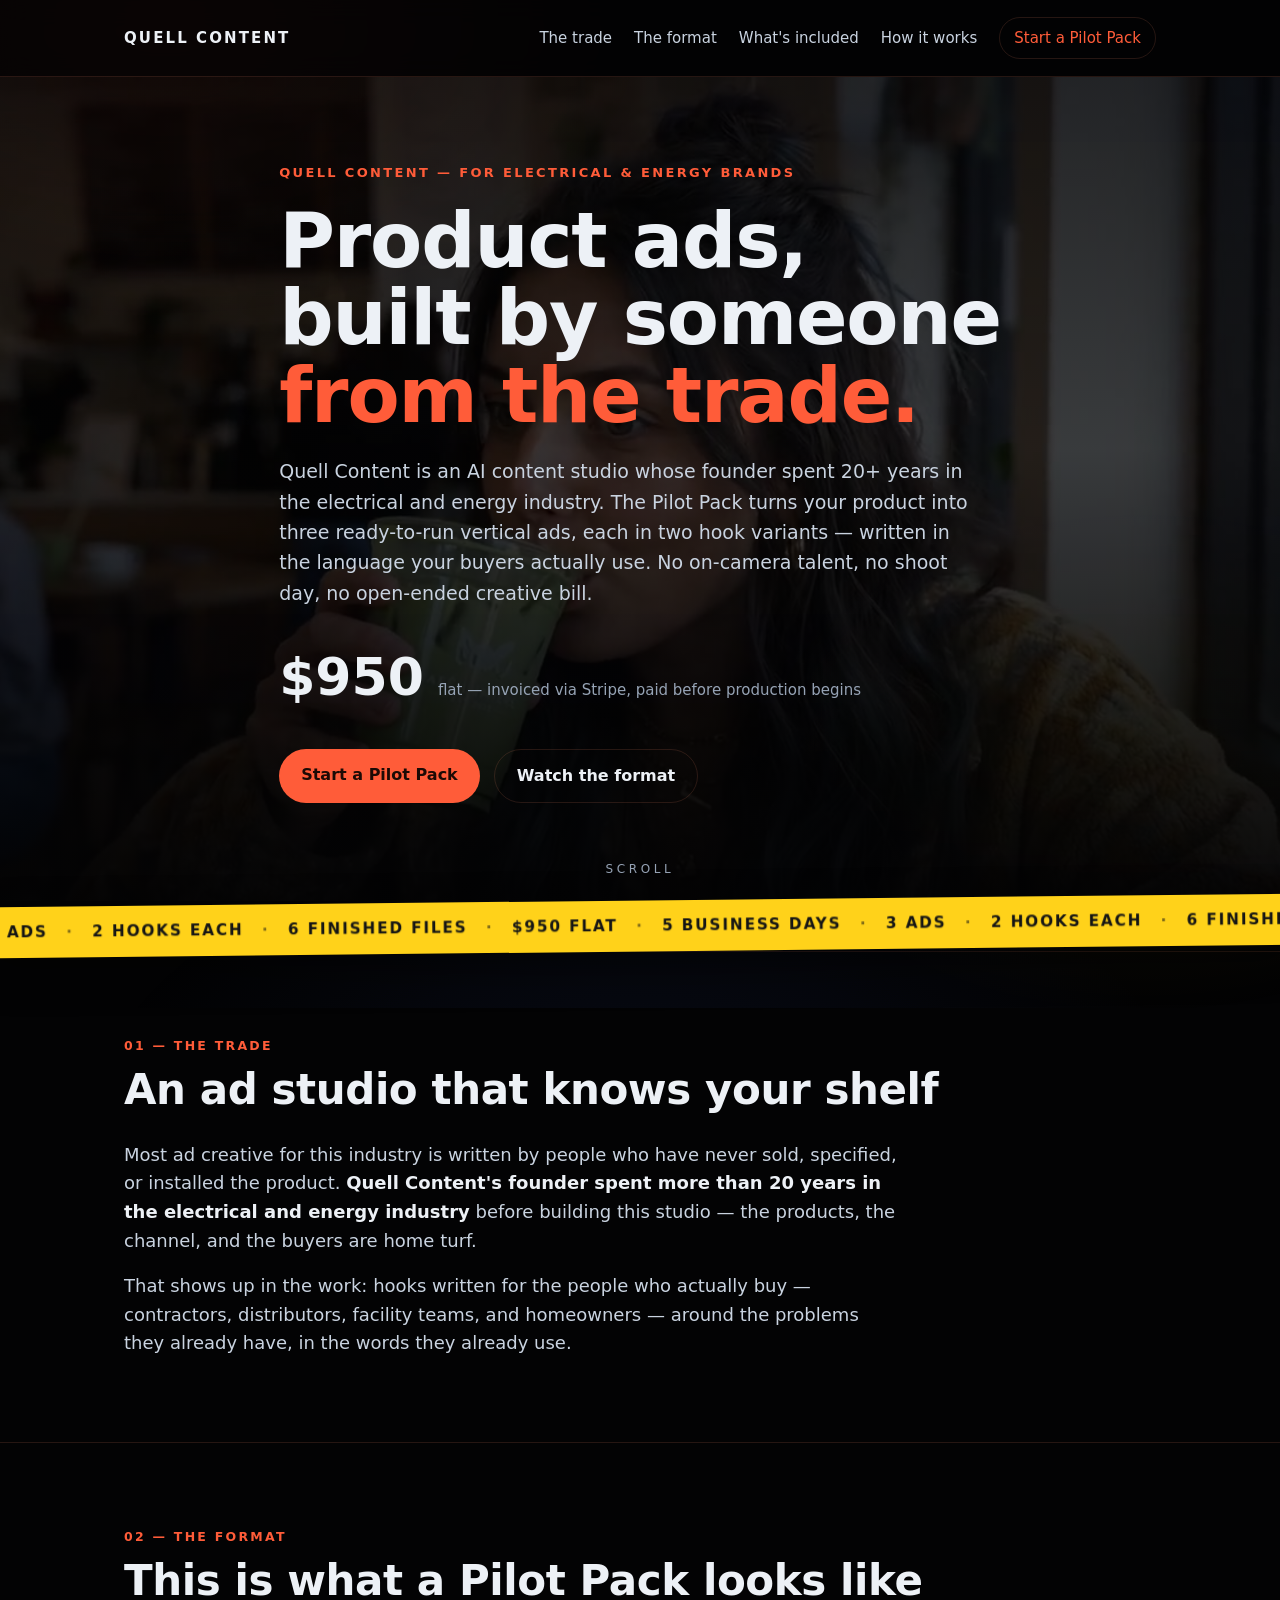
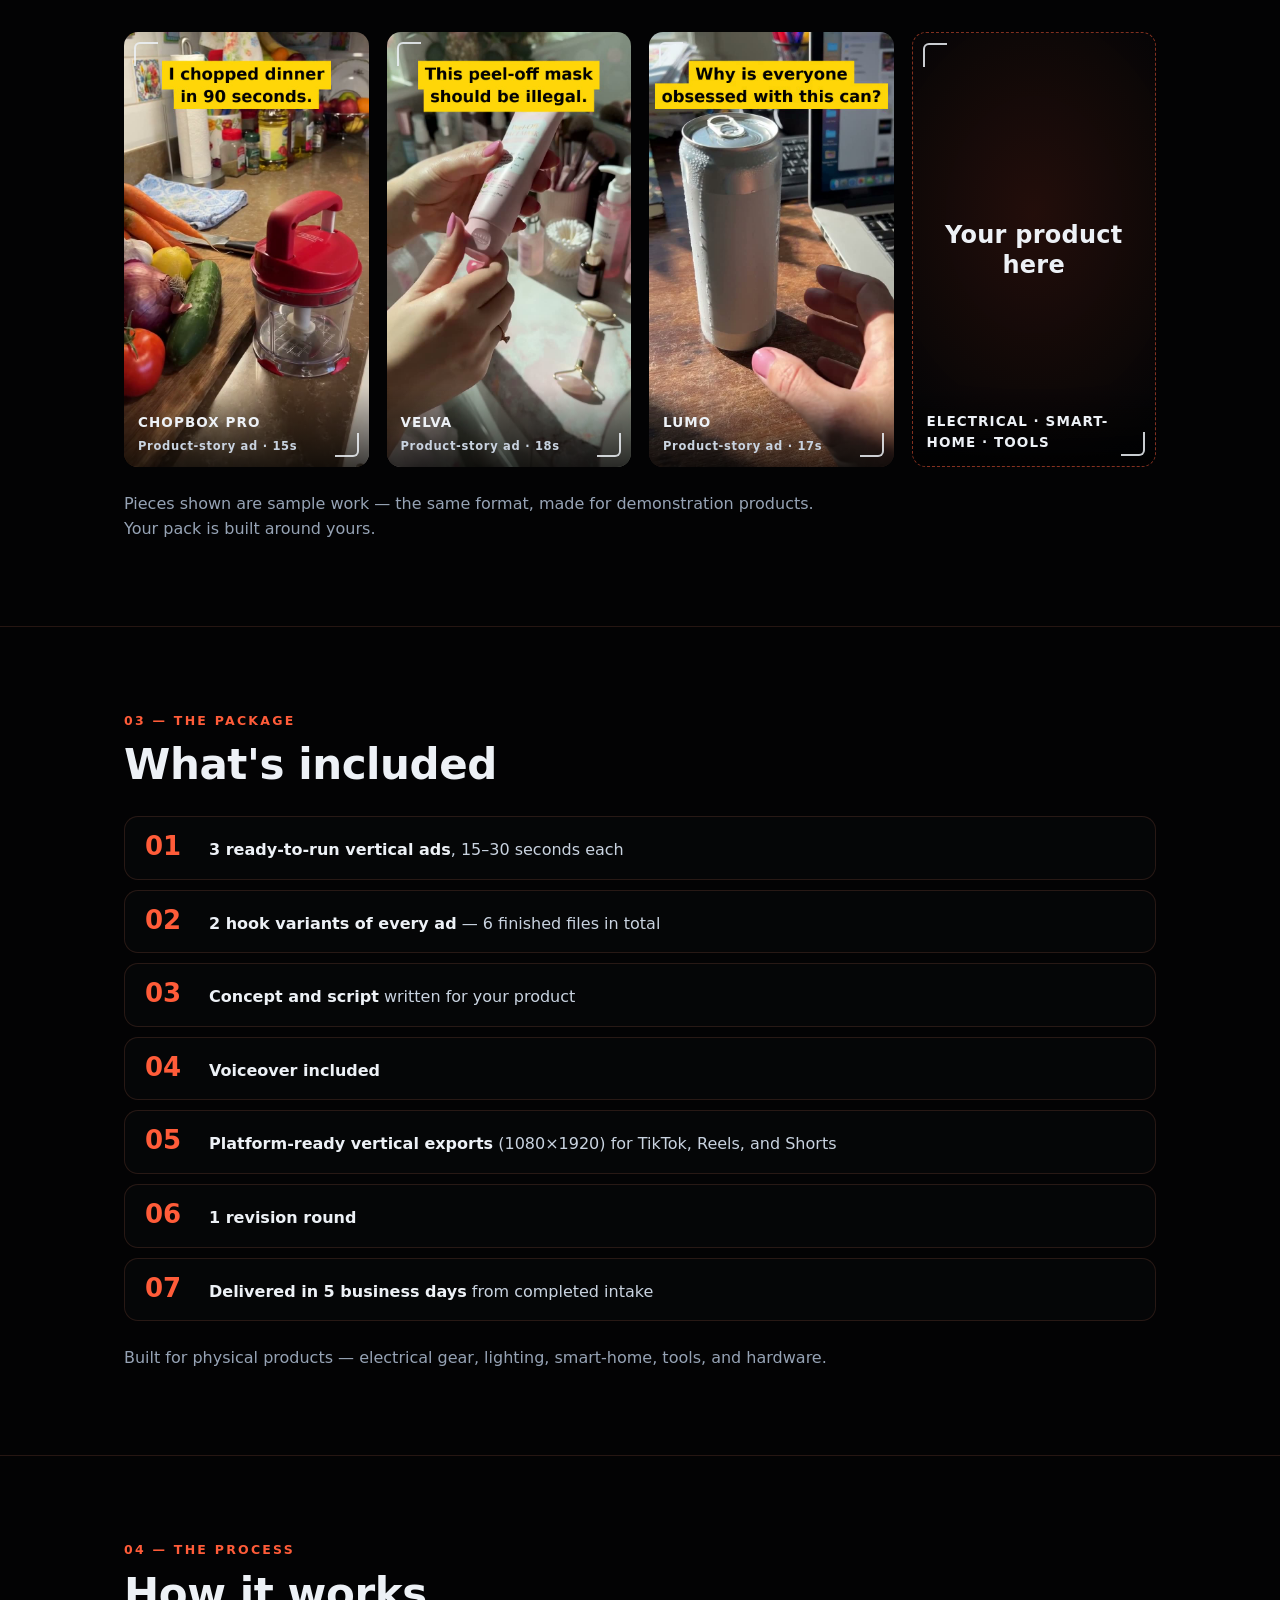
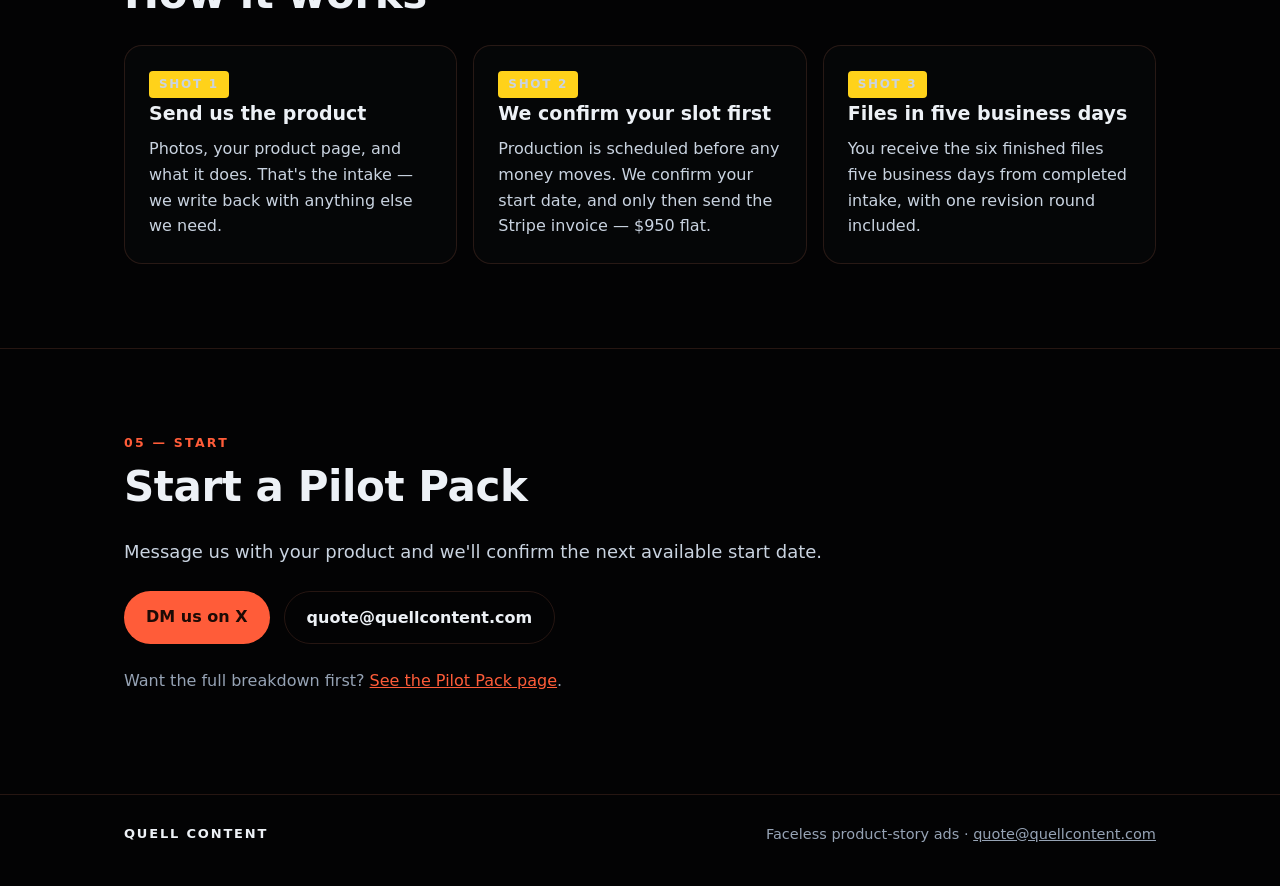
<file: electrical-energy/index.html>
<!doctype html>
<html lang="en">
<head>
  <meta charset="utf-8">
  <meta name="viewport" content="width=device-width, initial-scale=1">
  <title>UGC Ads for Electrical &amp; Energy Brands — Quell Content</title>
  <meta name="description" content="The Pilot Pack for electrical and energy brands: three ready-to-run vertical product ads, each in two hook variants — six finished files, $950 flat, delivered in five business days. From a studio whose founder spent 20+ years in the industry.">
  <link rel="canonical" href="https://quellcontent.com/electrical-energy/">
  <meta property="og:type" content="website">
  <meta property="og:site_name" content="Quell Content">
  <meta property="og:url" content="https://quellcontent.com/electrical-energy/">
  <meta property="og:title" content="UGC Ads for Electrical &amp; Energy Brands — Quell Content">
  <meta property="og:description" content="Three vertical product ads, two hook variants each. Six finished files, one flat price, five business days — built by a founder with 20+ years in the electrical and energy industry.">
  <meta name="twitter:card" content="summary">
  <meta name="twitter:title" content="UGC Ads for Electrical &amp; Energy Brands — Quell Content">
  <meta name="twitter:description" content="Three vertical product ads, two hook variants each. Six finished files, one flat price, five business days.">
  <link rel="stylesheet" href="electrical-energy.css">
</head>
<body>
  <div class="shader" aria-hidden="true"></div>
  <div class="progress" aria-hidden="true"><span id="progressBar"></span></div>
  <a class="skip-link" href="#main">Skip to content</a>

  <header class="site-header" id="siteHeader">
    <div class="container header-wrap">
      <a class="wordmark" href="https://quellcontent.com/">QUELL&nbsp;CONTENT</a>
      <nav class="primary-nav" aria-label="Primary">
        <a href="#trade">The trade</a>
        <a href="#format">The format</a>
        <a href="#included">What's included</a>
        <a href="#how">How it works</a>
        <a class="nav-cta" href="#start">Start a Pilot Pack</a>
      </nav>
    </div>
  </header>

  <main id="main">
    <section class="hero panel" id="top">
      <video class="hero-video" src="../assets/hero-showreel.mp4" poster="../assets/hero-showreel-poster.jpg" autoplay muted loop playsinline preload="metadata" aria-hidden="true"></video>
      <div class="hero-shade" aria-hidden="true"></div>
      <div class="container hero-inner">
        <p class="eyebrow reveal">Quell Content — For electrical &amp; energy brands</p>
        <h1 class="reveal">Product ads,<br>built by someone<br><span class="accent">from the trade.</span></h1>
        <p class="hero-sub reveal">Quell Content is an AI content studio whose founder spent 20+ years in the electrical and energy industry. The Pilot Pack turns your product into three ready-to-run vertical ads, each in two hook variants — written in the language your buyers actually use. No on-camera talent, no shoot day, no open-ended creative bill.</p>
        <p class="price-line reveal"><span class="price">$950</span> <span class="price-note">flat — invoiced via Stripe, paid before production begins</span></p>
        <p class="hero-cta reveal"><a class="button" href="#start">Start a Pilot Pack</a> <a class="button ghost" href="#format">Watch the format</a></p>
      </div>
      <p class="scroll-hint" aria-hidden="true">Scroll</p>
    </section>

    <div class="band" aria-hidden="true">
      <div class="band-track">
        <span>3 ads</span><i>·</i><span>2 hooks each</span><i>·</i><span>6 finished files</span><i>·</i><span>$950 flat</span><i>·</i><span>5 business days</span><i>·</i>
        <span>3 ads</span><i>·</i><span>2 hooks each</span><i>·</i><span>6 finished files</span><i>·</i><span>$950 flat</span><i>·</i><span>5 business days</span><i>·</i>
      </div>
    </div>

    <section class="section panel" id="trade">
      <div class="container">
        <p class="section-label reveal">01 — The trade</p>
        <h2 class="reveal">An ad studio that knows your shelf</h2>
        <div class="cred reveal">
          <p>Most ad creative for this industry is written by people who have never sold, specified, or installed the product. <strong>Quell Content's founder spent more than 20 years in the electrical and energy industry</strong> before building this studio — the products, the channel, and the buyers are home turf.</p>
          <p>That shows up in the work: hooks written for the people who actually buy — contractors, distributors, facility teams, and homeowners — around the problems they already have, in the words they already use.</p>
        </div>
      </div>
    </section>

    <section class="section panel" id="format">
      <div class="container">
        <p class="section-label reveal">02 — The format</p>
        <h2 class="reveal">This is what a Pilot Pack looks like</h2>
        <div class="reel">
          <figure class="frame reveal">
            <video src="../pilot-pack/assets/chopbox.mp4" poster="../pilot-pack/assets/chopbox.jpg" autoplay muted loop playsinline preload="metadata" aria-label="Sample ad: ChopBox Pro kitchen chopper"></video>
            <figcaption>ChopBox Pro<span class="fmt">Product-story ad · 15s</span></figcaption>
          </figure>
          <figure class="frame reveal">
            <video src="../pilot-pack/assets/velva.mp4" poster="../pilot-pack/assets/velva.jpg" autoplay muted loop playsinline preload="metadata" aria-label="Sample ad: VELVA overnight peel mask"></video>
            <figcaption>VELVA<span class="fmt">Product-story ad · 18s</span></figcaption>
          </figure>
          <figure class="frame reveal">
            <video src="../pilot-pack/assets/lumo.mp4" poster="../pilot-pack/assets/lumo.jpg" autoplay muted loop playsinline preload="metadata" aria-label="Sample ad: LUMO sparkling drink"></video>
            <figcaption>LUMO<span class="fmt">Product-story ad · 17s</span></figcaption>
          </figure>
          <figure class="frame frame-empty reveal">
            <p class="empty-copy">Your product<br>here</p>
            <figcaption>Electrical · Smart-home · Tools</figcaption>
          </figure>
        </div>
        <p class="section-note reveal">Pieces shown are sample work — the same format, made for demonstration products. Your pack is built around yours.</p>
      </div>
    </section>

    <section class="section panel" id="included">
      <div class="container">
        <p class="section-label reveal">03 — The package</p>
        <h2 class="reveal">What's included</h2>
        <ol class="shotlist">
          <li class="reveal"><span class="shot-num">01</span><p><strong>3 ready-to-run vertical ads</strong>, 15–30 seconds each</p></li>
          <li class="reveal"><span class="shot-num">02</span><p><strong>2 hook variants of every ad</strong> — 6 finished files in total</p></li>
          <li class="reveal"><span class="shot-num">03</span><p><strong>Concept and script</strong> written for your product</p></li>
          <li class="reveal"><span class="shot-num">04</span><p><strong>Voiceover included</strong></p></li>
          <li class="reveal"><span class="shot-num">05</span><p><strong>Platform-ready vertical exports</strong> (1080×1920) for TikTok, Reels, and Shorts</p></li>
          <li class="reveal"><span class="shot-num">06</span><p><strong>1 revision round</strong></p></li>
          <li class="reveal"><span class="shot-num">07</span><p><strong>Delivered in 5 business days</strong> from completed intake</p></li>
        </ol>
        <p class="section-note reveal">Built for physical products — electrical gear, lighting, smart-home, tools, and hardware.</p>
      </div>
    </section>

    <section class="section panel" id="how">
      <div class="container">
        <p class="section-label reveal">04 — The process</p>
        <h2 class="reveal">How it works</h2>
        <div class="board">
          <article class="shot reveal">
            <p class="shot-tag">Shot 1</p>
            <h3>Send us the product</h3>
            <p>Photos, your product page, and what it does. That's the intake — we write back with anything else we need.</p>
          </article>
          <article class="shot reveal">
            <p class="shot-tag">Shot 2</p>
            <h3>We confirm your slot first</h3>
            <p>Production is scheduled before any money moves. We confirm your start date, and only then send the Stripe invoice — $950 flat.</p>
          </article>
          <article class="shot reveal">
            <p class="shot-tag">Shot 3</p>
            <h3>Files in five business days</h3>
            <p>You receive the six finished files five business days from completed intake, with one revision round included.</p>
          </article>
        </div>
      </div>
    </section>

    <section class="section panel start-panel" id="start">
      <div class="container">
        <p class="section-label reveal">05 — Start</p>
        <h2 class="reveal">Start a Pilot Pack</h2>
        <p class="start-copy reveal">Message us with your product and we'll confirm the next available start date.</p>
        <p class="hero-cta reveal">
          <a class="button" href="https://x.com/quellcontent">DM us on X</a>
          <a class="button ghost" href="mailto:quote@quellcontent.com?subject=Pilot%20Pack">quote@quellcontent.com</a>
        </p>
        <p class="section-note reveal">Want the full breakdown first? <a href="https://quellcontent.com/pilot-pack/">See the Pilot Pack page</a>.</p>
      </div>
    </section>
  </main>

  <footer class="site-footer">
    <div class="container footer-wrap">
      <span class="wordmark small">QUELL&nbsp;CONTENT</span>
      <span class="footer-note">Faceless product-story ads · <a href="mailto:quote@quellcontent.com">quote@quellcontent.com</a></span>
    </div>
  </footer>

  <script>
    (function () {
      var reduce = window.matchMedia('(prefers-reduced-motion: reduce)').matches;

      // Scroll-reveal
      var items = document.querySelectorAll('.reveal');
      if (reduce || !('IntersectionObserver' in window)) {
        items.forEach(function (el) { el.classList.add('in'); });
      } else {
        var io = new IntersectionObserver(function (entries) {
          entries.forEach(function (e) {
            if (e.isIntersecting) { e.target.classList.add('in'); io.unobserve(e.target); }
          });
        }, { threshold: 0.15 });
        items.forEach(function (el) { io.observe(el); });
      }

      // Scroll progress + shader drift
      var bar = document.getElementById('progressBar');
      var root = document.documentElement;
      var ticking = false;
      function onScroll() {
        if (ticking) return;
        ticking = true;
        requestAnimationFrame(function () {
          var max = root.scrollHeight - window.innerHeight;
          var p = max > 0 ? (window.scrollY / max) : 0;
          if (bar) bar.style.transform = 'scaleX(' + p + ')';
          root.style.setProperty('--scroll', p.toFixed(4));
          ticking = false;
        });
      }
      window.addEventListener('scroll', onScroll, { passive: true });
      onScroll();
    })();
  </script>
</body>
</html>
</file>
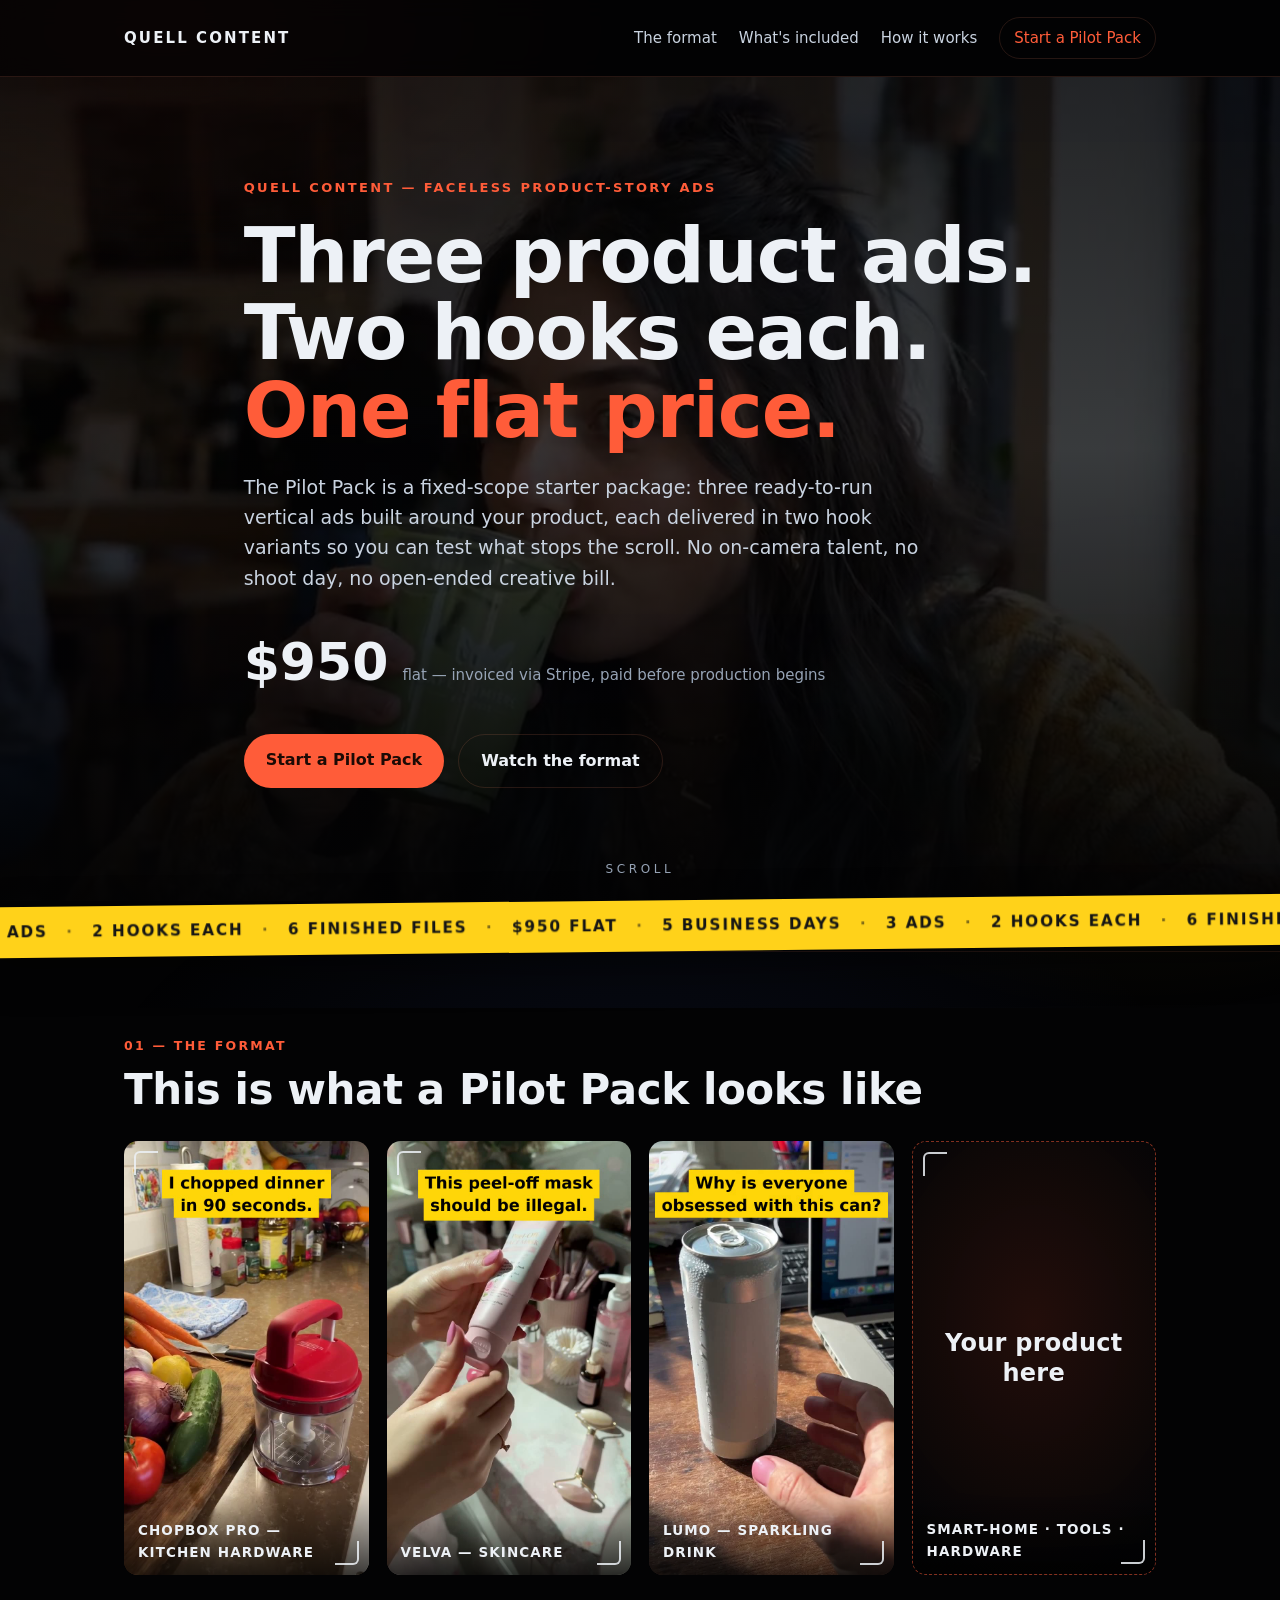
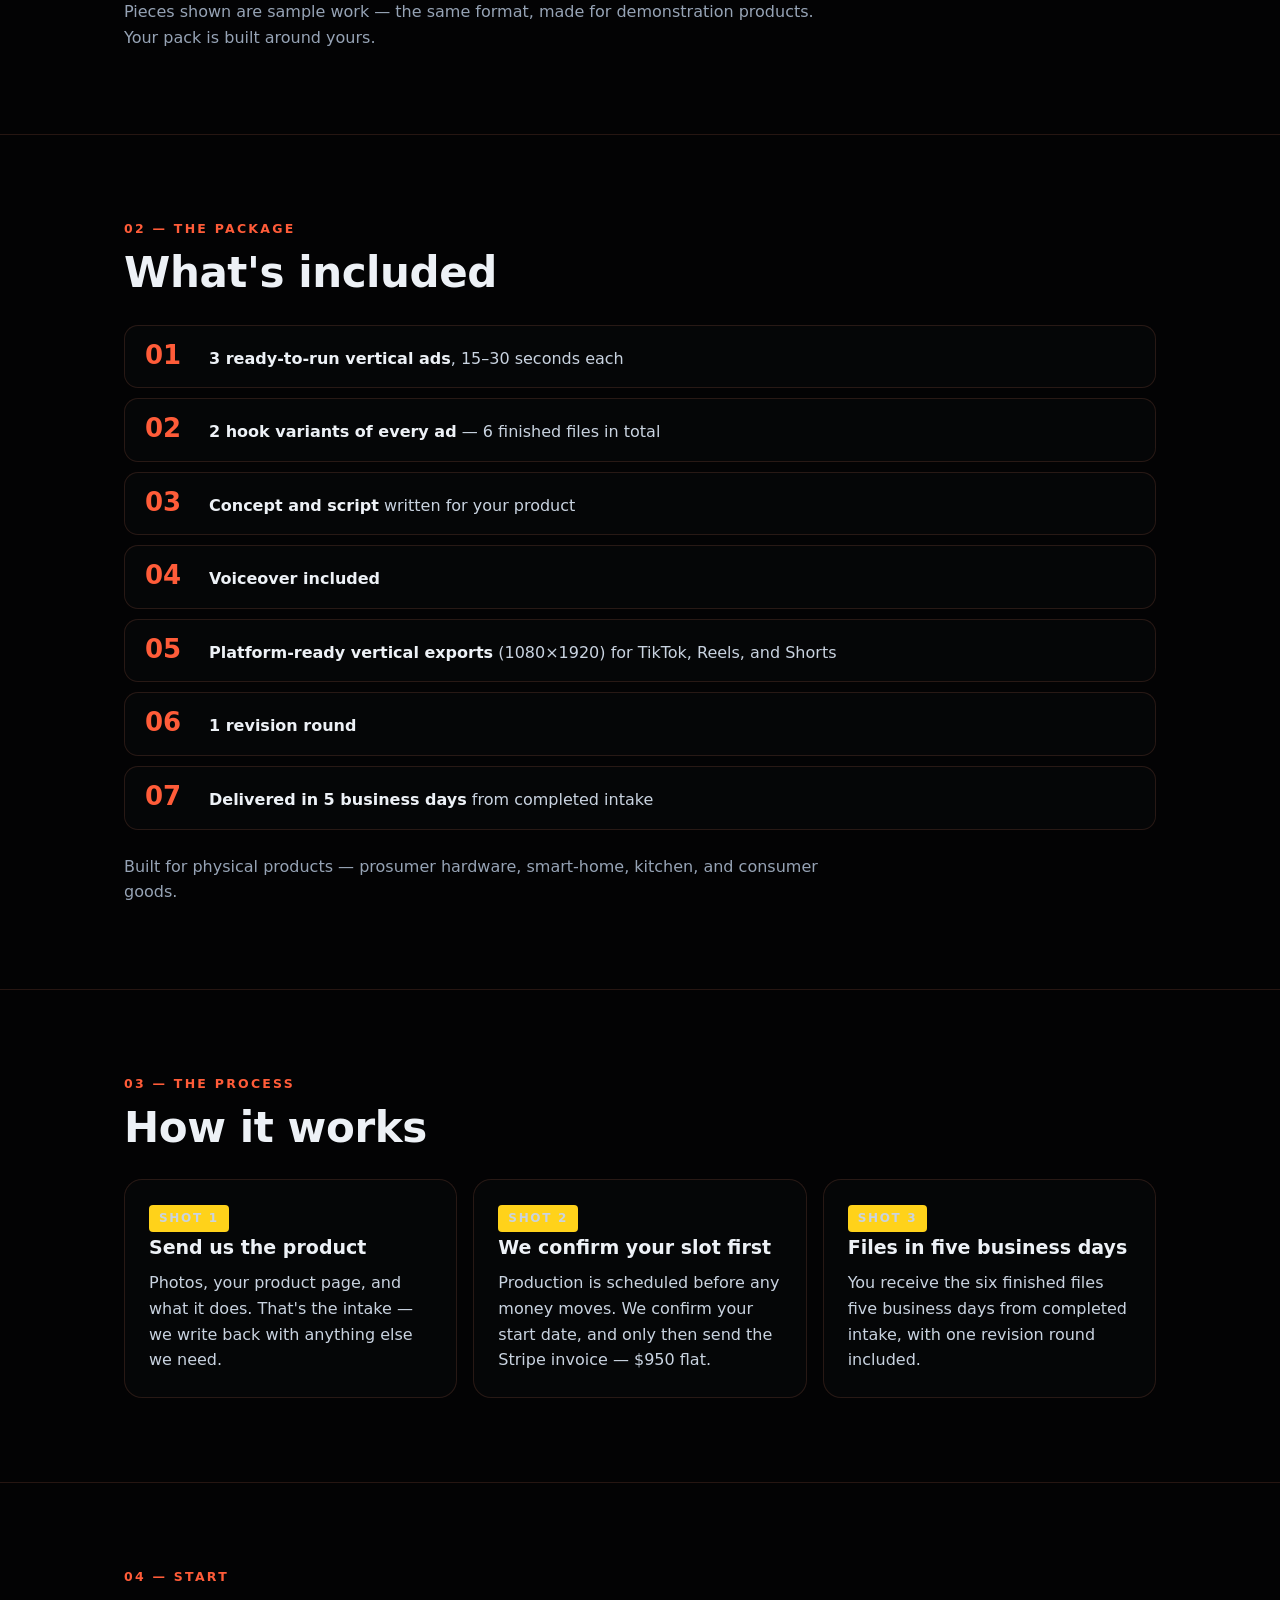
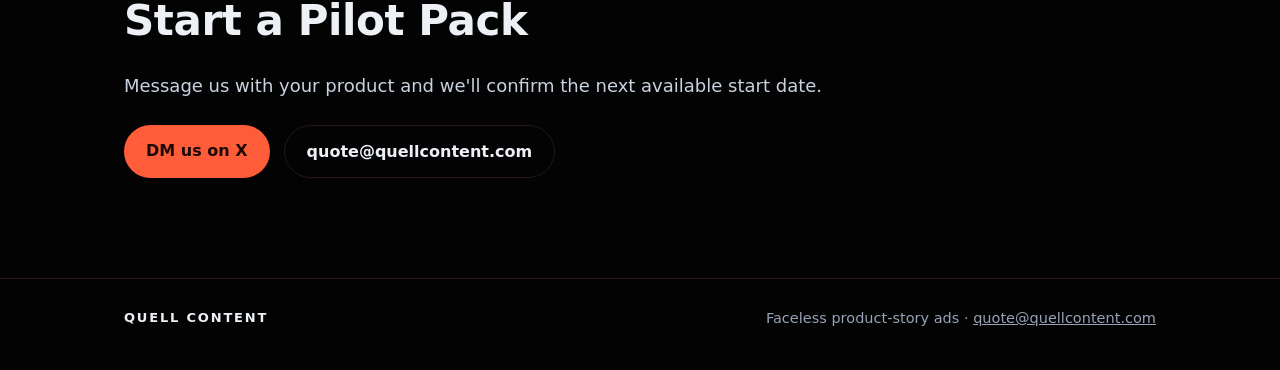
<file: pilot-pack/index.html>
<!doctype html>
<html lang="en">
<head>
  <meta charset="utf-8">
  <meta name="viewport" content="width=device-width, initial-scale=1">
  <title>The Pilot Pack — Quell Content</title>
  <meta name="description" content="The Pilot Pack: three ready-to-run vertical product ads, each in two hook variants — six finished files, script and voiceover included, delivered in five business days. $950 flat.">
  <link rel="canonical" href="https://quellcontent.com/pilot-pack/">
  <meta property="og:type" content="website">
  <meta property="og:site_name" content="Quell Content">
  <meta property="og:url" content="https://quellcontent.com/pilot-pack/">
  <meta property="og:title" content="The Pilot Pack — Quell Content">
  <meta property="og:description" content="Three vertical product ads, two hook variants each. Six finished files, one flat price, five business days.">
  <meta name="twitter:card" content="summary">
  <meta name="twitter:title" content="The Pilot Pack — Quell Content">
  <meta name="twitter:description" content="Three vertical product ads, two hook variants each. Six finished files, one flat price, five business days.">
  <link rel="stylesheet" href="pilot-pack.css">
</head>
<body>
  <div class="shader" aria-hidden="true"></div>
  <div class="progress" aria-hidden="true"><span id="progressBar"></span></div>
  <a class="skip-link" href="#main">Skip to content</a>

  <header class="site-header" id="siteHeader">
    <div class="container header-wrap">
      <a class="wordmark" href="https://quellcontent.com/">QUELL&nbsp;CONTENT</a>
      <nav class="primary-nav" aria-label="Primary">
        <a href="#format">The format</a>
        <a href="#included">What's included</a>
        <a href="#how">How it works</a>
        <a class="nav-cta" href="#start">Start a Pilot Pack</a>
      </nav>
    </div>
  </header>

  <main id="main">
    <section class="hero panel" id="top">
      <video class="hero-video" src="../assets/hero-showreel.mp4" poster="../assets/hero-showreel-poster.jpg" autoplay muted loop playsinline preload="metadata" aria-hidden="true"></video>
      <div class="hero-shade" aria-hidden="true"></div>
      <div class="container hero-inner">
        <p class="eyebrow reveal">Quell Content — Faceless product-story ads</p>
        <h1 class="reveal">Three product ads.<br>Two hooks each.<br><span class="accent">One flat price.</span></h1>
        <p class="hero-sub reveal">The Pilot Pack is a fixed-scope starter package: three ready-to-run vertical ads built around your product, each delivered in two hook variants so you can test what stops the scroll. No on-camera talent, no shoot day, no open-ended creative bill.</p>
        <p class="price-line reveal"><span class="price">$950</span> <span class="price-note">flat — invoiced via Stripe, paid before production begins</span></p>
        <p class="hero-cta reveal"><a class="button" href="#start">Start a Pilot Pack</a> <a class="button ghost" href="#format">Watch the format</a></p>
      </div>
      <p class="scroll-hint" aria-hidden="true">Scroll</p>
    </section>

    <div class="band" aria-hidden="true">
      <div class="band-track">
        <span>3 ads</span><i>·</i><span>2 hooks each</span><i>·</i><span>6 finished files</span><i>·</i><span>$950 flat</span><i>·</i><span>5 business days</span><i>·</i>
        <span>3 ads</span><i>·</i><span>2 hooks each</span><i>·</i><span>6 finished files</span><i>·</i><span>$950 flat</span><i>·</i><span>5 business days</span><i>·</i>
      </div>
    </div>

    <section class="section panel" id="format">
      <div class="container">
        <p class="section-label reveal">01 — The format</p>
        <h2 class="reveal">This is what a Pilot Pack looks like</h2>
        <div class="reel">
          <figure class="frame reveal">
            <video src="assets/chopbox.mp4" poster="assets/chopbox.jpg" autoplay muted loop playsinline preload="metadata" aria-label="Sample ad: ChopBox Pro kitchen chopper"></video>
            <figcaption>ChopBox Pro — Kitchen hardware</figcaption>
          </figure>
          <figure class="frame reveal">
            <video src="assets/velva.mp4" poster="assets/velva.jpg" autoplay muted loop playsinline preload="metadata" aria-label="Sample ad: VELVA overnight peel mask"></video>
            <figcaption>VELVA — Skincare</figcaption>
          </figure>
          <figure class="frame reveal">
            <video src="assets/lumo.mp4" poster="assets/lumo.jpg" autoplay muted loop playsinline preload="metadata" aria-label="Sample ad: LUMO sparkling drink"></video>
            <figcaption>LUMO — Sparkling drink</figcaption>
          </figure>
          <figure class="frame frame-empty reveal">
            <p class="empty-copy">Your product<br>here</p>
            <figcaption>Smart-home · Tools · Hardware</figcaption>
          </figure>
        </div>
        <p class="section-note reveal">Pieces shown are sample work — the same format, made for demonstration products. Your pack is built around yours.</p>
      </div>
    </section>

    <section class="section panel" id="included">
      <div class="container">
        <p class="section-label reveal">02 — The package</p>
        <h2 class="reveal">What's included</h2>
        <ol class="shotlist">
          <li class="reveal"><span class="shot-num">01</span><p><strong>3 ready-to-run vertical ads</strong>, 15–30 seconds each</p></li>
          <li class="reveal"><span class="shot-num">02</span><p><strong>2 hook variants of every ad</strong> — 6 finished files in total</p></li>
          <li class="reveal"><span class="shot-num">03</span><p><strong>Concept and script</strong> written for your product</p></li>
          <li class="reveal"><span class="shot-num">04</span><p><strong>Voiceover included</strong></p></li>
          <li class="reveal"><span class="shot-num">05</span><p><strong>Platform-ready vertical exports</strong> (1080×1920) for TikTok, Reels, and Shorts</p></li>
          <li class="reveal"><span class="shot-num">06</span><p><strong>1 revision round</strong></p></li>
          <li class="reveal"><span class="shot-num">07</span><p><strong>Delivered in 5 business days</strong> from completed intake</p></li>
        </ol>
        <p class="section-note reveal">Built for physical products — prosumer hardware, smart-home, kitchen, and consumer goods.</p>
      </div>
    </section>

    <section class="section panel" id="how">
      <div class="container">
        <p class="section-label reveal">03 — The process</p>
        <h2 class="reveal">How it works</h2>
        <div class="board">
          <article class="shot reveal">
            <p class="shot-tag">Shot 1</p>
            <h3>Send us the product</h3>
            <p>Photos, your product page, and what it does. That's the intake — we write back with anything else we need.</p>
          </article>
          <article class="shot reveal">
            <p class="shot-tag">Shot 2</p>
            <h3>We confirm your slot first</h3>
            <p>Production is scheduled before any money moves. We confirm your start date, and only then send the Stripe invoice — $950 flat.</p>
          </article>
          <article class="shot reveal">
            <p class="shot-tag">Shot 3</p>
            <h3>Files in five business days</h3>
            <p>You receive the six finished files five business days from completed intake, with one revision round included.</p>
          </article>
        </div>
      </div>
    </section>

    <section class="section panel start-panel" id="start">
      <div class="container">
        <p class="section-label reveal">04 — Start</p>
        <h2 class="reveal">Start a Pilot Pack</h2>
        <p class="start-copy reveal">Message us with your product and we'll confirm the next available start date.</p>
        <p class="hero-cta reveal">
          <a class="button" href="https://x.com/quellcontent">DM us on X</a>
          <a class="button ghost" href="mailto:quote@quellcontent.com?subject=Pilot%20Pack">quote@quellcontent.com</a>
        </p>
      </div>
    </section>
  </main>

  <footer class="site-footer">
    <div class="container footer-wrap">
      <span class="wordmark small">QUELL&nbsp;CONTENT</span>
      <span class="footer-note">Faceless product-story ads · <a href="mailto:quote@quellcontent.com">quote@quellcontent.com</a></span>
    </div>
  </footer>

  <script>
    (function () {
      var reduce = window.matchMedia('(prefers-reduced-motion: reduce)').matches;

      // Scroll-reveal
      var items = document.querySelectorAll('.reveal');
      if (reduce || !('IntersectionObserver' in window)) {
        items.forEach(function (el) { el.classList.add('in'); });
      } else {
        var io = new IntersectionObserver(function (entries) {
          entries.forEach(function (e) {
            if (e.isIntersecting) { e.target.classList.add('in'); io.unobserve(e.target); }
          });
        }, { threshold: 0.15 });
        items.forEach(function (el) { io.observe(el); });
      }

      // Scroll progress + shader drift
      var bar = document.getElementById('progressBar');
      var root = document.documentElement;
      var ticking = false;
      function onScroll() {
        if (ticking) return;
        ticking = true;
        requestAnimationFrame(function () {
          var max = root.scrollHeight - window.innerHeight;
          var p = max > 0 ? (window.scrollY / max) : 0;
          if (bar) bar.style.transform = 'scaleX(' + p + ')';
          root.style.setProperty('--scroll', p.toFixed(4));
          ticking = false;
        });
      }
      window.addEventListener('scroll', onScroll, { passive: true });
      onScroll();
    })();
  </script>
</body>
</html>
</file>
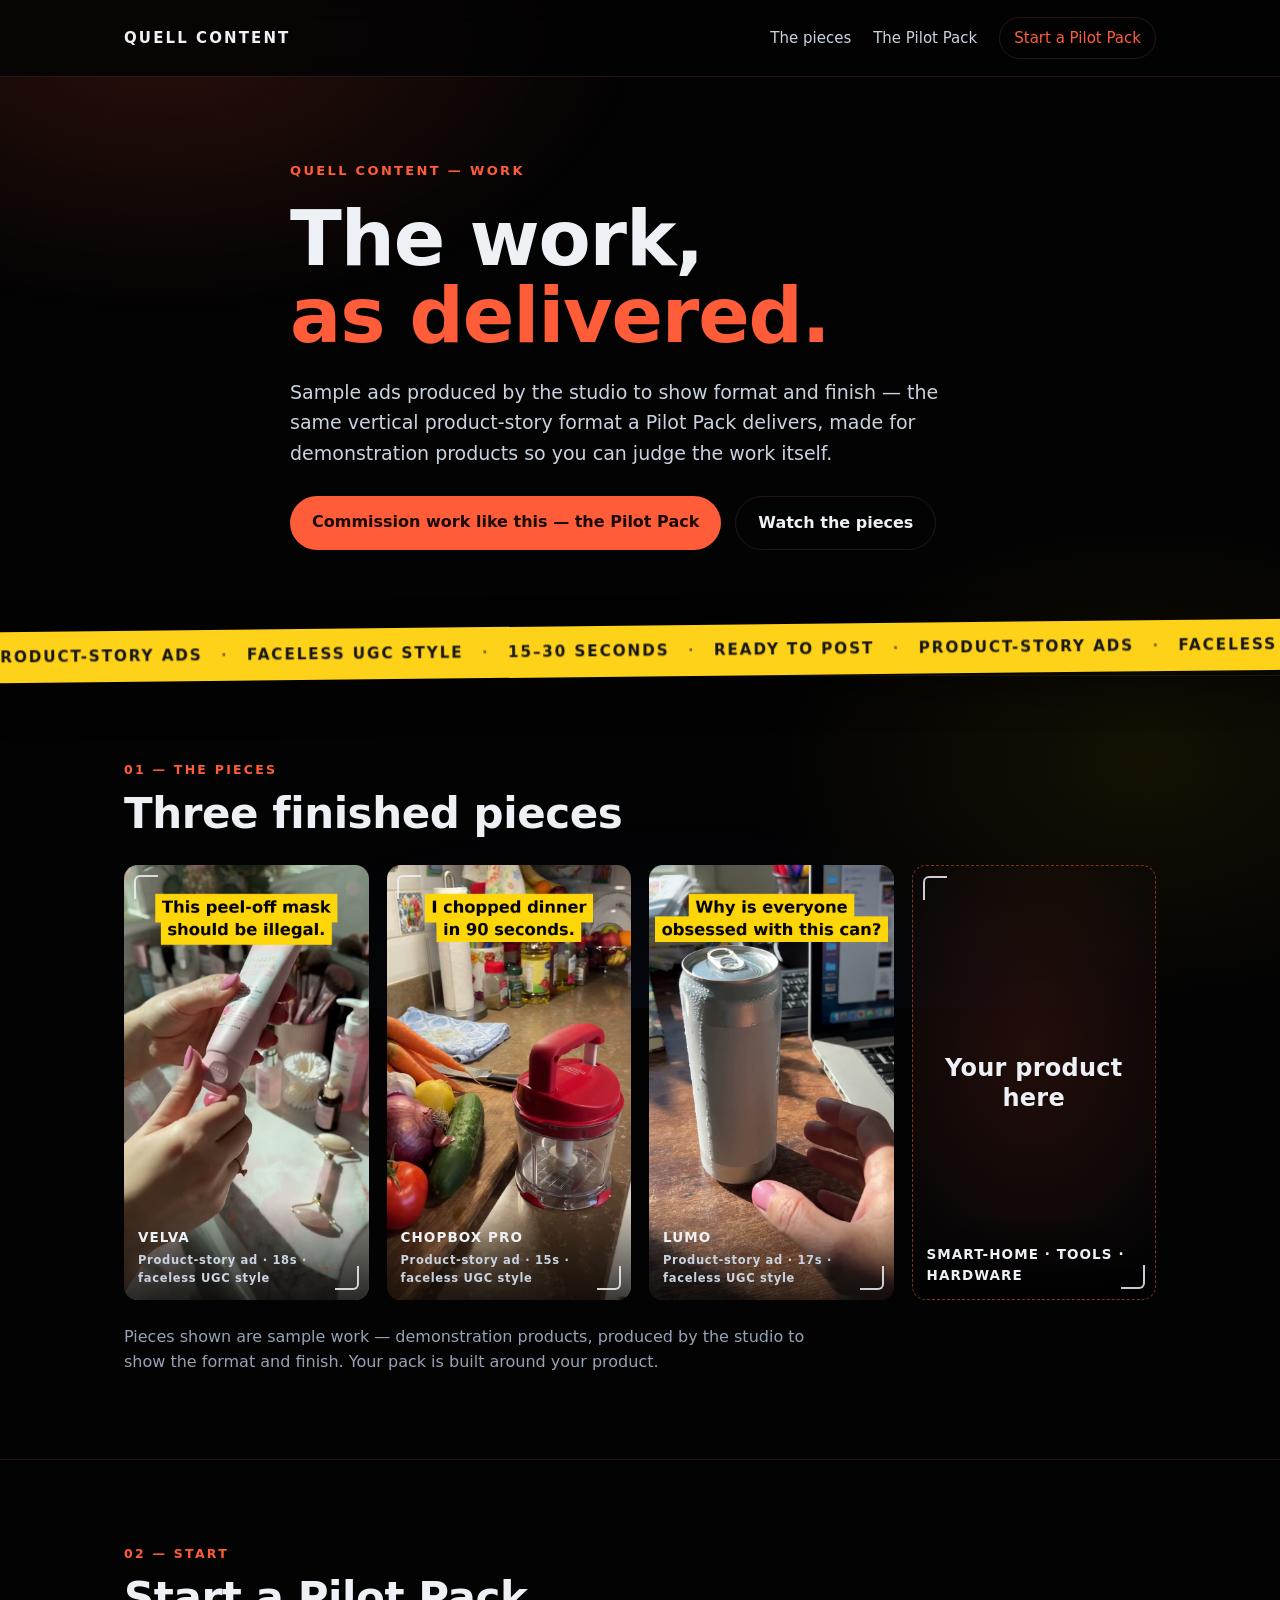
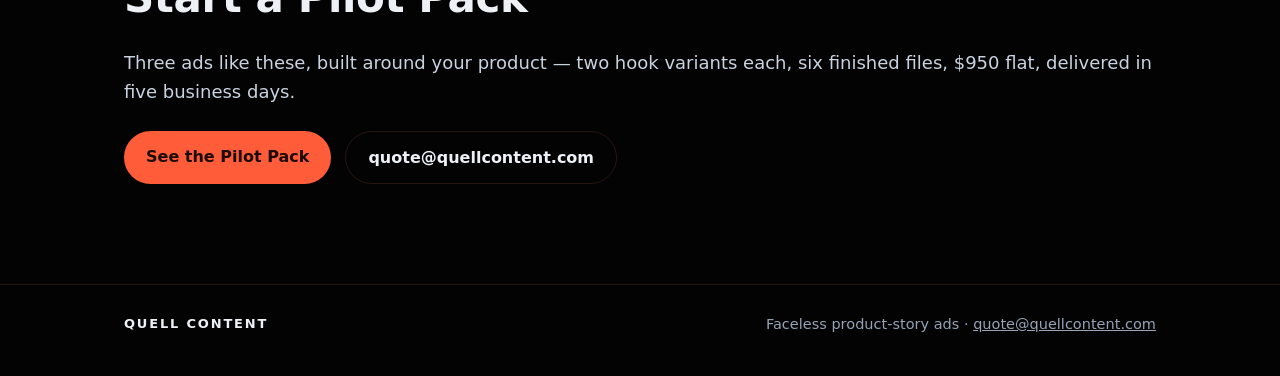
<file: work/index.html>
<!doctype html>
<html lang="en">
<head>
  <meta charset="utf-8">
  <meta name="viewport" content="width=device-width, initial-scale=1">
  <title>Work — Quell Content</title>
  <meta name="description" content="Sample product-story ads produced by Quell Content — the format and finish of a Pilot Pack, shown on demonstration products.">
  <link rel="canonical" href="https://quellcontent.com/work/">
  <meta property="og:type" content="website">
  <meta property="og:site_name" content="Quell Content">
  <meta property="og:url" content="https://quellcontent.com/work/">
  <meta property="og:title" content="Work — Quell Content">
  <meta property="og:description" content="Sample product-story ads produced by the studio — the format and finish of a Pilot Pack.">
  <meta name="twitter:card" content="summary">
  <meta name="twitter:title" content="Work — Quell Content">
  <meta name="twitter:description" content="Sample product-story ads produced by the studio — the format and finish of a Pilot Pack.">
  <link rel="stylesheet" href="work.css">
</head>
<body>
  <div class="shader" aria-hidden="true"></div>
  <div class="progress" aria-hidden="true"><span id="progressBar"></span></div>
  <a class="skip-link" href="#main">Skip to content</a>

  <header class="site-header" id="siteHeader">
    <div class="container header-wrap">
      <a class="wordmark" href="https://quellcontent.com/">QUELL&nbsp;CONTENT</a>
      <nav class="primary-nav" aria-label="Primary">
        <a href="#pieces">The pieces</a>
        <a href="https://quellcontent.com/pilot-pack/">The Pilot Pack</a>
        <a class="nav-cta" href="#start">Start a Pilot Pack</a>
      </nav>
    </div>
  </header>

  <main id="main">
    <section class="hero compact panel" id="top">
      <div class="container hero-inner">
        <p class="eyebrow reveal">Quell Content — Work</p>
        <h1 class="reveal">The work,<br><span class="accent">as delivered.</span></h1>
        <p class="hero-sub reveal">Sample ads produced by the studio to show format and finish — the same vertical product-story format a Pilot Pack delivers, made for demonstration products so you can judge the work itself.</p>
        <p class="hero-cta reveal"><a class="button" href="https://quellcontent.com/pilot-pack/">Commission work like this — the Pilot Pack</a> <a class="button ghost" href="#pieces">Watch the pieces</a></p>
      </div>
    </section>

    <div class="band" aria-hidden="true">
      <div class="band-track">
        <span>Product-story ads</span><i>·</i><span>Faceless UGC style</span><i>·</i><span>15–30 seconds</span><i>·</i><span>Ready to post</span><i>·</i>
        <span>Product-story ads</span><i>·</i><span>Faceless UGC style</span><i>·</i><span>15–30 seconds</span><i>·</i><span>Ready to post</span><i>·</i>
      </div>
    </div>

    <section class="section panel" id="pieces">
      <div class="container">
        <p class="section-label reveal">01 — The pieces</p>
        <h2 class="reveal">Three finished pieces</h2>
        <div class="reel">
          <figure class="frame reveal">
            <video src="../pilot-pack/assets/velva.mp4" poster="../pilot-pack/assets/velva.jpg" autoplay muted loop playsinline preload="metadata" aria-label="Sample ad: VELVA overnight peel mask"></video>
            <figcaption>VELVA<span class="fmt">Product-story ad · 18s · faceless UGC style</span></figcaption>
          </figure>
          <figure class="frame reveal">
            <video src="../pilot-pack/assets/chopbox.mp4" poster="../pilot-pack/assets/chopbox.jpg" autoplay muted loop playsinline preload="metadata" aria-label="Sample ad: ChopBox Pro kitchen chopper"></video>
            <figcaption>ChopBox Pro<span class="fmt">Product-story ad · 15s · faceless UGC style</span></figcaption>
          </figure>
          <figure class="frame reveal">
            <video src="../pilot-pack/assets/lumo.mp4" poster="../pilot-pack/assets/lumo.jpg" autoplay muted loop playsinline preload="metadata" aria-label="Sample ad: LUMO sparkling drink"></video>
            <figcaption>LUMO<span class="fmt">Product-story ad · 17s · faceless UGC style</span></figcaption>
          </figure>
          <figure class="frame frame-empty reveal">
            <p class="empty-copy">Your product<br>here</p>
            <figcaption>Smart-home · Tools · Hardware</figcaption>
            <a class="fill-link" href="https://quellcontent.com/pilot-pack/" aria-label="Start a Pilot Pack"></a>
          </figure>
        </div>
        <p class="section-note reveal">Pieces shown are sample work — demonstration products, produced by the studio to show the format and finish. Your pack is built around your product.</p>
      </div>
    </section>

    <section class="section panel start-panel" id="start">
      <div class="container">
        <p class="section-label reveal">02 — Start</p>
        <h2 class="reveal">Start a Pilot Pack</h2>
        <p class="start-copy reveal">Three ads like these, built around your product — two hook variants each, six finished files, $950 flat, delivered in five business days.</p>
        <p class="hero-cta reveal">
          <a class="button" href="https://quellcontent.com/pilot-pack/">See the Pilot Pack</a>
          <a class="button ghost" href="mailto:quote@quellcontent.com?subject=Pilot%20Pack">quote@quellcontent.com</a>
        </p>
      </div>
    </section>
  </main>

  <footer class="site-footer">
    <div class="container footer-wrap">
      <span class="wordmark small">QUELL&nbsp;CONTENT</span>
      <span class="footer-note">Faceless product-story ads · <a href="mailto:quote@quellcontent.com">quote@quellcontent.com</a></span>
    </div>
  </footer>

  <script>
    (function () {
      var reduce = window.matchMedia('(prefers-reduced-motion: reduce)').matches;

      // Scroll-reveal
      var items = document.querySelectorAll('.reveal');
      if (reduce || !('IntersectionObserver' in window)) {
        items.forEach(function (el) { el.classList.add('in'); });
      } else {
        var io = new IntersectionObserver(function (entries) {
          entries.forEach(function (e) {
            if (e.isIntersecting) { e.target.classList.add('in'); io.unobserve(e.target); }
          });
        }, { threshold: 0.15 });
        items.forEach(function (el) { io.observe(el); });
      }

      // Scroll progress + shader drift
      var bar = document.getElementById('progressBar');
      var root = document.documentElement;
      var ticking = false;
      function onScroll() {
        if (ticking) return;
        ticking = true;
        requestAnimationFrame(function () {
          var max = root.scrollHeight - window.innerHeight;
          var p = max > 0 ? (window.scrollY / max) : 0;
          if (bar) bar.style.transform = 'scaleX(' + p + ')';
          root.style.setProperty('--scroll', p.toFixed(4));
          ticking = false;
        });
      }
      window.addEventListener('scroll', onScroll, { passive: true });
      onScroll();
    })();
  </script>
</body>
</html>
</file>
<file: styles.css>
:root {
  --ink: #000000;
  --charcoal: #030304;
  --panel: #07080a;
  --panel-2: #0b0d11;
  --line: rgba(255, 140, 110, 0.12);
  --text: #edf1f6;
  --muted: #96a3b5;
  --soft: #c9d3e0;
  --coral: #ff5c39;
  --coral-deep: #e63e1f;
  --coral-ink: #1c0a05;
  --radius-lg: 18px;
  --radius-md: 14px;
  --shadow: 0 24px 70px rgba(0, 0, 0, 0.6);
  --header-height: 76px;
}

* {
  box-sizing: border-box;
}

html {
  scroll-behavior: smooth;
  scroll-padding-top: calc(var(--header-height) + 18px);
}

body {
  margin: 0;
  background: var(--ink);
  color: var(--text);
  font-family: Inter, ui-sans-serif, system-ui, -apple-system, BlinkMacSystemFont, "Segoe UI", sans-serif;
  line-height: 1.55;
  overflow-x: hidden;
}

img {
  display: block;
  max-width: 100%;
}

a {
  color: inherit;
}

.container {
  width: min(1180px, calc(100% - 40px));
  margin-inline: auto;
}

.skip-link {
  position: fixed;
  top: 12px;
  left: 12px;
  z-index: 100;
  padding: 10px 14px;
  border-radius: 999px;
  background: var(--text);
  color: var(--ink);
  font-weight: 800;
  transform: translateY(-180%);
}

.skip-link:focus {
  transform: translateY(0);
}

.site-header {
  position: sticky;
  top: 0;
  z-index: 50;
  min-height: var(--header-height);
  border-bottom: 1px solid var(--line);
  background: rgba(16, 18, 22, 0.92);
  backdrop-filter: blur(16px);
}

.nav-wrap {
  min-height: var(--header-height);
  display: flex;
  align-items: center;
  justify-content: space-between;
  gap: 24px;
}

.brand {
  display: inline-flex;
  align-items: center;
  gap: 12px;
  text-decoration: none;
  flex: 0 0 auto;
}

.brand img {
  width: 46px;
  height: 46px;
  border-radius: 13px;
  background: #fff;
}

.brand-text {
  display: grid;
  line-height: 0.95;
  letter-spacing: 0.12em;
}

.brand-text strong {
  font-size: 1.08rem;
  font-weight: 900;
}

.brand-text small {
  margin-top: 5px;
  color: var(--coral);
  font-size: 0.66rem;
  font-weight: 900;
}

.primary-nav {
  display: flex;
  align-items: center;
  gap: 8px;
}

.primary-nav a {
  padding: 10px 13px;
  border-radius: 999px;
  color: var(--soft);
  font-size: 0.95rem;
  font-weight: 750;
  text-decoration: none;
}

.primary-nav a:hover,
.primary-nav a:focus-visible {
  background: rgba(255, 255, 255, 0.08);
  color: var(--text);
}

.primary-nav .nav-cta {
  margin-left: 6px;
  background: var(--coral);
  color: var(--coral-ink);
}

.primary-nav .nav-cta:hover,
.primary-nav .nav-cta:focus-visible {
  background: #ff8a70;
  color: var(--coral-ink);
}

.nav-toggle {
  display: none;
  align-items: center;
  gap: 10px;
  border: 1px solid var(--line);
  border-radius: 999px;
  background: var(--panel);
  color: var(--text);
  padding: 10px 14px;
  font: inherit;
  font-weight: 800;
  cursor: pointer;
}

.nav-toggle-lines,
.nav-toggle-lines::before,
.nav-toggle-lines::after {
  display: block;
  width: 18px;
  height: 2px;
  border-radius: 999px;
  background: currentColor;
  content: "";
}

.nav-toggle-lines {
  position: relative;
}

.nav-toggle-lines::before {
  position: absolute;
  top: -6px;
}

.nav-toggle-lines::after {
  position: absolute;
  top: 6px;
}

.hero {
  position: relative;
  overflow: hidden;
  padding: 74px 0 92px;
  background:
    radial-gradient(circle at 88% 8%, rgba(255, 92, 57, 0.2), transparent 30rem),
    radial-gradient(circle at 8% 90%, rgba(255, 255, 255, 0.07), transparent 26rem),
    linear-gradient(rgba(255, 255, 255, 0.025) 1px, transparent 1px),
    linear-gradient(90deg, rgba(255, 255, 255, 0.025) 1px, transparent 1px),
    var(--ink);
  background-size: auto, auto, 52px 52px, 52px 52px, auto;
}

.hero-grid {
  display: grid;
  grid-template-columns: minmax(0, 1.02fr) minmax(0, 0.98fr);
  align-items: center;
  gap: clamp(38px, 6vw, 76px);
}

.hero-logo-card {
  width: min(286px, 76vw);
  margin-bottom: 34px;
  padding: 18px;
  border-radius: 26px;
  background: var(--panel);
  box-shadow: var(--shadow);
}

.hero-logo-card img {
  width: 100%;
  height: auto;
}

.eyebrow {
  margin: 0 0 14px;
  color: var(--coral);
  font-size: 0.78rem;
  font-weight: 900;
  letter-spacing: 0.16em;
  text-transform: uppercase;
}

.hero h1 {
  max-width: 820px;
  margin: 0;
  font-size: clamp(3.6rem, 8vw, 7.6rem);
  line-height: 0.9;
  letter-spacing: -0.06em;
  font-weight: 950;
  text-transform: uppercase;
}

.hero h1 span {
  color: var(--coral);
}

.hero-sub {
  max-width: 650px;
  margin: 28px 0 0;
  color: var(--text);
  font-size: clamp(1.08rem, 2vw, 1.32rem);
  font-weight: 720;
  line-height: 1.48;
}

.hero-support {
  max-width: 610px;
  margin: 16px 0 0;
  color: var(--muted);
  font-size: 1.02rem;
}

.hero-actions {
  display: flex;
  flex-wrap: wrap;
  gap: 13px;
  margin-top: 32px;
}

.button {
  display: inline-flex;
  align-items: center;
  justify-content: center;
  min-height: 52px;
  padding: 13px 20px;
  border-radius: 999px;
  font-weight: 900;
  text-decoration: none;
  transition: transform 160ms ease, background 160ms ease, border-color 160ms ease;
}

.button:hover,
.button:focus-visible,
.contact-option:hover,
.contact-option:focus-visible {
  transform: translateY(-2px);
}

.button-coral {
  background: var(--coral);
  color: var(--coral-ink);
  box-shadow: 0 14px 34px rgba(255, 92, 57, 0.22);
}

.button-coral:hover,
.button-coral:focus-visible {
  background: #ff8a70;
}

.button-outline {
  border: 1px solid rgba(255, 255, 255, 0.28);
  color: var(--text);
  background: rgba(255, 255, 255, 0.04);
}

.button-outline:hover,
.button-outline:focus-visible {
  border-color: rgba(255, 255, 255, 0.55);
  background: rgba(255, 255, 255, 0.09);
}

.hero-media {
  margin: 0;
  overflow: hidden;
  border: 1px solid rgba(255, 255, 255, 0.14);
  border-radius: var(--radius-lg);
  background: var(--charcoal);
  box-shadow: var(--shadow);
}

.hero-media img {
  width: 100%;
  height: 100%;
  aspect-ratio: 16 / 9;
  object-fit: cover;
}

.hero-media video {
  display: block;
  width: 100%;
  height: 100%;
  aspect-ratio: 16 / 9;
  object-fit: cover;
  background: #000;
}

.hero-media-tag {
  padding: 12px 16px;
  border-top: 1px solid var(--line);
  color: var(--muted);
  font-size: 0.78rem;
  font-weight: 900;
  letter-spacing: 0.16em;
  text-transform: uppercase;
}

.marquee {
  overflow: hidden;
  border-block: 1px solid var(--line);
  background: var(--coral);
  color: var(--coral-ink);
  padding: 13px 0;
}

.marquee-track {
  display: flex;
  width: max-content;
  animation: marquee-scroll 30s linear infinite;
}

.marquee-run {
  white-space: nowrap;
  font-size: 1.02rem;
  font-weight: 950;
  letter-spacing: 0.08em;
  text-transform: uppercase;
}

.marquee-run i {
  font-style: normal;
  margin: 0 14px;
  opacity: 0.65;
}

@keyframes marquee-scroll {
  to {
    transform: translateX(-50%);
  }
}

.section {
  padding: 96px 0;
}

.services-section {
  background: var(--charcoal);
}

.section-heading {
  max-width: 760px;
  margin-bottom: 38px;
}

.section-heading h2,
.contact-copy h2 {
  margin: 0;
  font-size: clamp(2.6rem, 5.6vw, 5rem);
  line-height: 0.95;
  letter-spacing: -0.05em;
  font-weight: 950;
  text-transform: uppercase;
}

.section-heading > p:last-child {
  margin: 18px 0 0;
  color: var(--muted);
  font-size: 1.08rem;
}

.services-grid {
  display: grid;
  grid-template-columns: repeat(4, minmax(0, 1fr));
  gap: 16px;
}

.service-card {
  position: relative;
  min-height: 196px;
  padding: 24px;
  overflow: hidden;
  border: 1px solid var(--line);
  border-radius: var(--radius-md);
  background: linear-gradient(145deg, var(--panel-2), var(--panel));
}

.service-card::before {
  position: absolute;
  inset: 0 0 auto;
  height: 4px;
  background: var(--coral);
  content: "";
  opacity: 0.88;
}

.service-number {
  display: inline-grid;
  width: 42px;
  height: 42px;
  place-items: center;
  border: 1px solid rgba(255, 92, 57, 0.45);
  border-radius: 50%;
  color: var(--coral);
  font-size: 0.82rem;
  font-weight: 950;
}

.service-card h3 {
  margin: 22px 0 9px;
  font-size: 1.28rem;
  line-height: 1.12;
  letter-spacing: -0.02em;
}

.service-card p {
  margin: 0;
  color: var(--muted);
}

.statement {
  margin: 28px 0 0;
  padding: 22px 24px;
  border-left: 5px solid var(--coral);
  border-radius: 0 18px 18px 0;
  background: rgba(255, 92, 57, 0.09);
  color: var(--text);
  font-size: clamp(1.08rem, 2vw, 1.35rem);
  font-weight: 800;
}

.ugc-section {
  background:
    radial-gradient(circle at 92% 0%, rgba(255, 92, 57, 0.13), transparent 26rem),
    #0d0f13;
}

.ugc-grid {
  display: grid;
  grid-template-columns: repeat(4, minmax(0, 1fr));
  gap: 18px;
}

.phone-card {
  overflow: hidden;
  border: 1px solid var(--line);
  border-radius: 24px;
  background: var(--panel);
  transition: transform 200ms ease, border-color 200ms ease, box-shadow 200ms ease;
}

.phone-card:hover {
  transform: translateY(-5px);
  border-color: rgba(255, 92, 57, 0.55);
  box-shadow: 0 18px 44px rgba(255, 92, 57, 0.16);
}

.phone-frame {
  position: relative;
  margin: 10px 10px 0;
  padding: 7px;
  border: 2px solid rgba(255, 255, 255, 0.22);
  border-radius: 20px;
  background: #000;
}

.phone-frame::before {
  position: absolute;
  top: 12px;
  left: 50%;
  z-index: 2;
  width: 52px;
  height: 5px;
  border-radius: 999px;
  background: rgba(255, 255, 255, 0.35);
  transform: translateX(-50%);
  content: "";
  pointer-events: none;
}

.phone-frame video {
  display: block;
  width: 100%;
  aspect-ratio: 16 / 9;
  border-radius: 13px;
  object-fit: cover;
  background: #000;
}

.work-section {
  background: #121419;
}

.work-grid {
  display: grid;
  grid-template-columns: repeat(3, minmax(0, 1fr));
  gap: 18px;
}

.work-card {
  overflow: hidden;
  border: 1px solid var(--line);
  border-radius: 24px;
  background: var(--panel);
}

.work-media,
.slot-visual {
  aspect-ratio: 4 / 3;
  overflow: hidden;
  background: var(--panel-2);
}

.work-media img {
  width: 100%;
  height: 100%;
  object-fit: cover;
  transition: transform 240ms ease;
}

.work-media video {
  transition: transform 300ms ease;
}

.work-card {
  transition: transform 200ms ease, border-color 200ms ease, box-shadow 200ms ease;
}

.work-card:hover {
  transform: translateY(-5px);
  border-color: rgba(255, 92, 57, 0.55);
  box-shadow: 0 18px 44px rgba(0, 0, 0, 0.45);
}

.work-card:hover .work-media img,
.work-card:hover .work-media video {
  transform: scale(1.03);
}

.service-card {
  transition: transform 200ms ease, border-color 200ms ease, box-shadow 200ms ease;
}

.service-card:hover {
  transform: translateY(-5px);
  border-color: rgba(255, 92, 57, 0.55);
  box-shadow: 0 18px 44px rgba(255, 92, 57, 0.13);
}

.work-media img.focus-top {
  object-position: center top;
}

.work-media img.focus-video {
  object-position: center 8%;
}

.work-label {
  display: flex;
  align-items: center;
  justify-content: space-between;
  gap: 16px;
  padding: 16px 18px;
}

.work-label span:first-child {
  font-weight: 900;
}

.work-label span:last-child {
  color: var(--muted);
  font-size: 0.92rem;
  text-align: right;
}

.sample-slot {
  border-style: dashed;
}

.slot-visual {
  position: relative;
  display: grid;
  place-items: center;
  background:
    radial-gradient(circle at 50% 42%, rgba(255, 92, 57, 0.16), transparent 11rem),
    var(--panel-2);
}

.slot-visual::after {
  color: rgba(255, 255, 255, 0.58);
  font-size: 0.74rem;
  font-weight: 950;
  letter-spacing: 0.18em;
  text-transform: uppercase;
  content: "Sample slot";
  position: absolute;
  bottom: 24px;
}

.slot-phone {
  width: 74px;
  height: 126px;
  border: 3px solid rgba(255, 255, 255, 0.7);
  border-radius: 18px;
  position: relative;
}

.slot-phone::after {
  position: absolute;
  top: 50%;
  left: 55%;
  transform: translate(-50%, -50%);
  border-left: 22px solid var(--coral);
  border-top: 14px solid transparent;
  border-bottom: 14px solid transparent;
  content: "";
}

.slot-gadget {
  width: 118px;
  height: 88px;
  border: 3px solid rgba(255, 255, 255, 0.7);
  border-radius: 22px;
  position: relative;
}

.slot-gadget::before {
  position: absolute;
  top: 18px;
  left: 18px;
  width: 28px;
  height: 28px;
  border-radius: 50%;
  background: var(--coral);
  content: "";
}

.slot-gadget::after {
  position: absolute;
  right: 18px;
  bottom: 18px;
  width: 42px;
  height: 8px;
  border-radius: 999px;
  background: rgba(255, 255, 255, 0.68);
  box-shadow: 0 -18px 0 rgba(255, 255, 255, 0.42);
  content: "";
}

.work-note {
  margin: 24px 0 0;
  color: var(--muted);
}

.how-section {
  background: var(--charcoal);
}

.steps-grid {
  display: grid;
  grid-template-columns: repeat(3, minmax(0, 1fr));
  gap: 18px;
}

.step-card {
  min-height: 250px;
  padding: 28px;
  border: 1px solid var(--line);
  border-radius: 26px;
  background: var(--panel);
}

.step-number {
  display: grid;
  width: 52px;
  height: 52px;
  place-items: center;
  border-radius: 50%;
  background: var(--coral);
  color: var(--coral-ink);
  font-size: 1.18rem;
  font-weight: 950;
}

.step-card h3 {
  margin: 24px 0 10px;
  font-size: 1.42rem;
  line-height: 1.1;
  letter-spacing: -0.02em;
}

.step-card p {
  margin: 0;
  color: var(--muted);
  font-size: 1.02rem;
}

.contact-section {
  background: #121419;
}

.contact-panel {
  display: grid;
  grid-template-columns: minmax(0, 1fr) minmax(320px, 0.76fr);
  gap: clamp(30px, 6vw, 76px);
  align-items: center;
  padding: clamp(30px, 6vw, 62px);
  border: 1px solid rgba(255, 92, 57, 0.34);
  border-radius: 34px;
  background:
    radial-gradient(circle at 92% 0%, rgba(255, 92, 57, 0.22), transparent 24rem),
    linear-gradient(145deg, #22242d, #181a20);
  box-shadow: var(--shadow);
}

.contact-copy p:last-child {
  max-width: 610px;
  margin: 20px 0 0;
  color: var(--muted);
  font-size: 1.08rem;
}

.contact-actions {
  display: grid;
  gap: 14px;
}

.contact-option {
  display: grid;
  gap: 5px;
  padding: 20px;
  border: 1px solid var(--line);
  border-radius: 20px;
  background: rgba(255, 255, 255, 0.05);
  text-decoration: none;
  transition: transform 160ms ease, background 160ms ease, border-color 160ms ease;
  overflow-wrap: anywhere;
}

.contact-option span {
  color: var(--coral);
  font-size: 0.76rem;
  font-weight: 950;
  letter-spacing: 0.16em;
  text-transform: uppercase;
}

.contact-option strong {
  font-size: clamp(1.08rem, 2.2vw, 1.42rem);
  line-height: 1.15;
}

.contact-option-primary {
  background: var(--coral);
  color: var(--coral-ink);
}

.contact-option-primary span {
  color: rgba(36, 16, 15, 0.72);
}

.site-footer {
  border-top: 1px solid var(--line);
  background: #0c0e11;
  padding: 34px 0;
}

.footer-wrap {
  display: flex;
  align-items: center;
  justify-content: space-between;
  gap: 26px;
}

.footer-wrap p {
  margin: 0;
  color: var(--muted);
  text-align: center;
}

.footer-wrap > a:last-child {
  color: var(--text);
  font-weight: 850;
  text-decoration-color: var(--coral);
  text-underline-offset: 4px;
  overflow-wrap: anywhere;
}

.js .reveal {
  opacity: 0;
  transform: translateY(18px);
  transition: opacity 520ms ease, transform 520ms ease;
}

.js .reveal.visible {
  opacity: 1;
  transform: translateY(0);
}

@media (prefers-reduced-motion: reduce) {
  html {
    scroll-behavior: auto;
  }

  *, *::before, *::after {
    transition-duration: 0.01ms !important;
  }

  .js .reveal {
    opacity: 1;
    transform: none;
  }

  .marquee-track {
    animation: none;
  }

  .phone-card:hover,
  .work-card:hover,
  .service-card:hover {
    transform: none;
  }
}

@media (max-width: 1020px) {
  .hero-grid {
    grid-template-columns: 1fr;
  }

  .hero-media {
    max-width: 820px;
  }

  .services-grid {
    grid-template-columns: repeat(2, minmax(0, 1fr));
  }

  .work-grid {
    grid-template-columns: repeat(2, minmax(0, 1fr));
  }

  .ugc-grid {
    grid-template-columns: repeat(2, minmax(0, 1fr));
  }
}

@media (max-width: 780px) {
  .section {
    padding: 72px 0;
  }

  .steps-grid,
  .contact-panel {
    grid-template-columns: 1fr;
  }

  .footer-wrap {
    align-items: flex-start;
    flex-direction: column;
  }

  .footer-wrap p {
    text-align: left;
  }
}

@media (max-width: 680px) {
  :root {
    --header-height: 68px;
  }

  .container {
    width: min(100% - 32px, 1180px);
  }

  .nav-wrap {
    position: relative;
  }

  .nav-toggle {
    display: inline-flex;
  }

  .primary-nav {
    position: absolute;
    top: calc(100% + 10px);
    right: 0;
    display: none;
    width: min(290px, calc(100vw - 32px));
    padding: 10px;
    border: 1px solid var(--line);
    border-radius: 20px;
    background: #191c23;
    box-shadow: var(--shadow);
  }

  .primary-nav.open {
    display: grid;
  }

  .primary-nav a {
    padding: 13px 14px;
  }

  .primary-nav .nav-cta {
    margin-left: 0;
    text-align: center;
  }

  .hero {
    padding: 48px 0 68px;
  }

  .hero-logo-card {
    width: min(238px, 72vw);
    margin-bottom: 28px;
    padding: 14px;
  }

  .hero h1 {
    font-size: clamp(3.05rem, 16.5vw, 4.5rem);
  }

  .hero-actions {
    display: grid;
  }

  .button {
    width: 100%;
  }

  .services-grid,
  .work-grid,
  .ugc-grid {
    grid-template-columns: 1fr;
  }

  .service-card {
    min-height: 0;
  }

  .step-card {
    min-height: 0;
  }

  .contact-panel {
    padding: 26px;
    border-radius: 26px;
  }
}

.work-media video {
  width: 100%;
  height: 100%;
  object-fit: cover;
  display: block;
  background: #000;
}

.work-media.tall {
  aspect-ratio: 9 / 16;
}

.work-featured {
  grid-column: 1 / -1;
}

.work-featured .work-media {
  width: min(360px, 82%);
  margin-inline: auto;
}
</file>
<file: arcform/arcform.css>
/* Arcform — landing page styles.
   Editorial corporate system in the register of a global consulting firm:
   white field, deep navy ink, serif display type, hairline rules, numbered
   sections. Standalone to the /arcform/ page; no external dependencies. */

:root {
  --paper: #ffffff;
  --paper-alt: #f6f6f4;
  --navy: #051c2c;
  --ink: #1a2b3c;
  --ink-soft: #3d4f61;
  --muted: #6b7885;
  --line: #d9dce0;
  --line-dark: #051c2c;
  --accent: #2251ff;
  --header-height: 72px;
  --serif: Georgia, "Times New Roman", Times, serif;
  --sans: ui-sans-serif, system-ui, -apple-system, BlinkMacSystemFont, "Segoe UI", Roboto, Helvetica, Arial, sans-serif;
}

* {
  box-sizing: border-box;
}

html {
  scroll-behavior: smooth;
  scroll-padding-top: calc(var(--header-height) + 16px);
}

body {
  margin: 0;
  background: var(--paper);
  color: var(--ink);
  font-family: var(--sans);
  line-height: 1.65;
  -webkit-font-smoothing: antialiased;
}

a {
  color: inherit;
}

.container {
  width: min(1240px, calc(100% - 96px));
  margin-inline: auto;
}

.skip-link {
  position: fixed;
  top: 12px;
  left: 12px;
  z-index: 100;
  padding: 10px 14px;
  background: var(--navy);
  color: #fff;
  font-weight: 700;
  transform: translateY(-180%);
}

.skip-link:focus {
  transform: translateY(0);
}

/* Header */

.site-header {
  position: sticky;
  top: 0;
  z-index: 50;
  min-height: var(--header-height);
  border-bottom: 1px solid var(--line-dark);
  background: rgba(255, 255, 255, 0.97);
}

.header-wrap {
  min-height: var(--header-height);
  display: flex;
  align-items: center;
  justify-content: space-between;
  gap: 32px;
}

.wordmark {
  font-size: 1rem;
  font-weight: 700;
  letter-spacing: 0.32em;
  color: var(--navy);
  text-decoration: none;
}

.primary-nav {
  display: flex;
  align-items: center;
  flex-wrap: wrap;
  gap: 2px;
}

.primary-nav a {
  padding: 8px 12px;
  color: var(--ink-soft);
  font-size: 0.9rem;
  font-weight: 600;
  text-decoration: none;
}

.primary-nav a:hover,
.primary-nav a:focus-visible {
  color: var(--navy);
  text-decoration: underline;
  text-decoration-color: var(--accent);
  text-underline-offset: 5px;
}

.primary-nav .nav-cta {
  margin-left: 10px;
  border: 1px solid var(--navy);
  color: var(--navy);
}

.primary-nav .nav-cta:hover,
.primary-nav .nav-cta:focus-visible {
  background: var(--navy);
  color: #fff;
  text-decoration: none;
}

/* Hero */

.hero {
  padding: 120px 0 104px;
  border-bottom: 1px solid var(--line);
}

.hero h1 {
  max-width: 940px;
  margin: 0;
  font-family: var(--serif);
  font-size: clamp(2.6rem, 5.6vw, 4.4rem);
  font-weight: 400;
  line-height: 1.08;
  letter-spacing: -0.015em;
  color: var(--navy);
}

.hero-sub {
  max-width: 700px;
  margin: 34px 0 0;
  font-size: 1.18rem;
  line-height: 1.6;
  color: var(--ink-soft);
}

.hero-support {
  max-width: 700px;
  margin: 16px 0 0;
  color: var(--muted);
}

.hero-actions {
  display: flex;
  flex-wrap: wrap;
  gap: 14px;
  margin-top: 44px;
}

.button {
  display: inline-flex;
  align-items: center;
  justify-content: center;
  min-height: 52px;
  padding: 13px 26px;
  font-weight: 700;
  font-size: 0.96rem;
  text-decoration: none;
  transition: background 150ms ease, color 150ms ease, border-color 150ms ease;
}

.button-primary {
  background: var(--navy);
  color: #fff;
  border: 1px solid var(--navy);
}

.button-primary:hover,
.button-primary:focus-visible {
  background: var(--accent);
  border-color: var(--accent);
}

.button-quiet {
  border: 1px solid var(--navy);
  color: var(--navy);
  background: transparent;
}

.button-quiet:hover,
.button-quiet:focus-visible {
  background: var(--navy);
  color: #fff;
}

/* Sections */

.section {
  padding: 104px 0;
}

.section-alt {
  background: var(--paper-alt);
}

.section-heading {
  max-width: 760px;
  margin-bottom: 52px;
}

.eyebrow {
  margin: 0 0 16px;
  color: var(--accent);
  font-size: 0.78rem;
  font-weight: 700;
  letter-spacing: 0.22em;
  text-transform: uppercase;
}

.section-heading h2,
.contact-copy h2 {
  margin: 0;
  font-family: var(--serif);
  font-size: clamp(2rem, 4vw, 3rem);
  font-weight: 400;
  line-height: 1.12;
  letter-spacing: -0.015em;
  color: var(--navy);
}

/* Practice + engagements */

.practice-grid {
  display: grid;
  grid-template-columns: repeat(3, minmax(0, 1fr));
  gap: 0;
}

.practice-card {
  padding: 8px 36px 8px 0;
  border-top: 2px solid var(--navy);
  margin-top: 2px;
}

.practice-card + .practice-card {
  padding-left: 36px;
  border-left: 1px solid var(--line);
}

.practice-card:last-child {
  padding-right: 0;
}

.card-index {
  display: block;
  margin-top: 22px;
  color: var(--accent);
  font-size: 0.85rem;
  font-weight: 700;
  letter-spacing: 0.14em;
}

.practice-card h3 {
  margin: 14px 0 12px;
  font-family: var(--serif);
  font-size: 1.35rem;
  font-weight: 400;
  line-height: 1.25;
  color: var(--navy);
}

.practice-card p {
  margin: 0;
  color: var(--ink-soft);
  font-size: 0.98rem;
}

.statement {
  margin: 56px 0 0;
  padding-top: 28px;
  border-top: 1px solid var(--line);
  font-family: var(--serif);
  font-size: 1.25rem;
  line-height: 1.45;
  color: var(--navy);
  max-width: 820px;
}

/* Track record */

.record-grid {
  display: grid;
  grid-template-columns: repeat(3, minmax(0, 1fr));
  gap: 44px 48px;
}

.record-item {
  padding-top: 22px;
  border-top: 1px solid var(--line-dark);
}

.record-figure {
  margin: 0;
  font-family: var(--serif);
  font-size: clamp(1.8rem, 3vw, 2.4rem);
  font-weight: 400;
  line-height: 1.1;
  letter-spacing: -0.01em;
  color: var(--navy);
}

.record-text {
  margin: 12px 0 0;
  color: var(--ink-soft);
  font-size: 0.96rem;
}

/* Principal */

.principal-grid {
  display: grid;
  grid-template-columns: minmax(0, 0.75fr) minmax(0, 1.45fr);
  gap: clamp(32px, 6vw, 88px);
  align-items: start;
}

.principal-grid .section-heading {
  margin-bottom: 0;
}

.principal-body {
  display: grid;
  grid-template-columns: 300px minmax(0, 1fr);
  gap: clamp(28px, 4vw, 48px);
  align-items: start;
}

.principal-photo {
  margin: 0;
}

.principal-photo img {
  display: block;
  width: 100%;
  max-width: 320px;
  height: auto;
  border: 1px solid var(--line);
}

.principal-copy p {
  margin: 0 0 18px;
  color: var(--ink-soft);
  font-size: 1.06rem;
  line-height: 1.7;
}

.principal-copy p:last-child {
  margin-bottom: 0;
}

.principal-credentials {
  padding-top: 18px;
  border-top: 1px solid var(--line);
  font-weight: 650;
  color: var(--navy) !important;
}

.principal-links {
  margin: 14px 0 0 !important;
}

.principal-links a {
  font-weight: 700;
  font-size: 0.96rem;
  color: var(--navy);
  text-decoration: underline;
  text-decoration-color: var(--accent);
  text-underline-offset: 5px;
}

.principal-links a:hover,
.principal-links a:focus-visible {
  color: var(--accent);
}

/* Contact */

.contact-section {
  border-top: 1px solid var(--line);
}

.contact-panel {
  display: grid;
  grid-template-columns: minmax(0, 1.2fr) minmax(0, 0.8fr);
  gap: clamp(32px, 6vw, 88px);
  align-items: center;
}

.contact-copy p:last-child {
  max-width: 560px;
  margin: 20px 0 0;
  color: var(--muted);
  font-size: 1.05rem;
}

.contact-actions {
  display: grid;
  gap: 16px;
  justify-items: start;
}

.contact-actions .button {
  overflow-wrap: anywhere;
}

.contact-meta {
  margin: 0;
  color: var(--muted);
  font-size: 0.94rem;
}

/* Footer */

.site-footer {
  border-top: 2px solid var(--navy);
  padding: 36px 0;
}

.footer-wrap {
  display: flex;
  align-items: center;
  justify-content: space-between;
  gap: 28px;
}

.wordmark-footer {
  font-size: 0.88rem;
}

.footer-wrap p {
  margin: 0;
  color: var(--muted);
  font-size: 0.92rem;
  text-align: center;
}

.footer-wrap > a {
  font-weight: 700;
  color: var(--navy);
  text-decoration-color: var(--accent);
  text-underline-offset: 4px;
  overflow-wrap: anywhere;
}

/* Responsive */

@media (max-width: 900px) {
  .container {
    width: min(1240px, calc(100% - 56px));
  }

  .practice-grid {
    grid-template-columns: 1fr;
    gap: 36px;
  }

  .practice-card,
  .practice-card + .practice-card {
    padding: 0;
    border-left: none;
  }

  .record-grid {
    grid-template-columns: repeat(2, minmax(0, 1fr));
  }

  .principal-grid,
  .contact-panel {
    grid-template-columns: 1fr;
  }

  .principal-grid .section-heading {
    margin-bottom: 4px;
  }

  .principal-body {
    grid-template-columns: 1fr;
    gap: 28px;
  }

  .principal-photo img {
    max-width: 300px;
  }
}

@media (max-width: 640px) {
  .container {
    width: calc(100% - 40px);
  }

  .header-wrap {
    flex-wrap: wrap;
    padding: 12px 0;
    gap: 6px;
  }

  .primary-nav a {
    padding: 7px 9px;
    font-size: 0.88rem;
  }

  .primary-nav .nav-cta {
    margin-left: 2px;
  }

  .hero {
    padding: 72px 0 64px;
  }

  .section {
    padding: 68px 0;
  }

  .record-grid {
    grid-template-columns: 1fr;
  }

  .hero-actions {
    display: grid;
  }

  .button {
    width: 100%;
  }

  .contact-actions {
    justify-items: stretch;
  }

  .footer-wrap {
    flex-direction: column;
    align-items: flex-start;
    gap: 12px;
  }

  .footer-wrap p {
    text-align: left;
  }
}

@media (prefers-reduced-motion: reduce) {
  html {
    scroll-behavior: auto;
  }

  *, *::before, *::after {
    transition-duration: 0.01ms !important;
  }
}
</file>
<file: electrical-energy/electrical-energy.css>
:root {
  --ink: #000000;
  --charcoal: #030304;
  --panel: #07080a;
  --line: rgba(255, 140, 110, 0.14);
  --text: #edf1f6;
  --muted: #96a3b5;
  --soft: #c9d3e0;
  --coral: #ff5c39;
  --coral-deep: #e63e1f;
  --band: #ffd21a;
  --band-ink: #141414;
  --radius-lg: 18px;
  --radius-md: 14px;
  --header-height: 76px;
  --scroll: 0;
}

* { box-sizing: border-box; }

html { scroll-behavior: smooth; }

body {
  margin: 0;
  background: var(--charcoal);
  color: var(--text);
  font-family: Inter, ui-sans-serif, system-ui, -apple-system, BlinkMacSystemFont, "Segoe UI", sans-serif;
  line-height: 1.6;
  overflow-x: hidden;
}

/* Scroll-shader backdrop: layered gradients that drift as --scroll moves 0 -> 1 */
.shader {
  position: fixed; inset: -12% -8%;
  z-index: 0; pointer-events: none;
  background:
    radial-gradient(52% 42% at calc(18% + var(--scroll) * 46%) calc(12% + var(--scroll) * 30%), rgba(255, 92, 57, 0.16), transparent 62%),
    radial-gradient(44% 38% at calc(84% - var(--scroll) * 38%) calc(78% - var(--scroll) * 42%), rgba(255, 210, 26, 0.07), transparent 60%),
    radial-gradient(60% 50% at 50% 115%, rgba(64, 96, 178, 0.12), transparent 65%);
  filter: saturate(1.15);
}

.progress {
  position: fixed; top: 0; left: 0; right: 0; height: 3px;
  z-index: 60; background: transparent;
}
.progress span {
  display: block; height: 100%; background: var(--coral);
  transform: scaleX(0); transform-origin: 0 50%;
}

main, .site-footer { position: relative; z-index: 1; }

.container { max-width: 1080px; margin: 0 auto; padding: 0 24px; }

.skip-link {
  position: absolute; left: -9999px; top: 0;
  background: var(--coral); color: #1c0a05; padding: 10px 16px; z-index: 70;
}
.skip-link:focus { left: 12px; top: 12px; }

a { color: var(--coral); }

/* Reveal motion */
.reveal { opacity: 0; transform: translateY(26px); transition: opacity 0.7s ease, transform 0.7s cubic-bezier(0.22, 0.8, 0.3, 1); }
.reveal.in { opacity: 1; transform: none; }
.reel .reveal:nth-child(2), .board .reveal:nth-child(2) { transition-delay: 0.1s; }
.reel .reveal:nth-child(3), .board .reveal:nth-child(3) { transition-delay: 0.2s; }
.reel .reveal:nth-child(4) { transition-delay: 0.3s; }

/* Header */
.site-header {
  position: sticky; top: 0; z-index: 50;
  background: rgba(3, 3, 4, 0.82);
  border-bottom: 1px solid var(--line);
  backdrop-filter: blur(12px);
}
.header-wrap {
  min-height: var(--header-height);
  display: flex; align-items: center; justify-content: space-between; gap: 16px;
}
.wordmark {
  color: var(--text); text-decoration: none;
  font-weight: 800; letter-spacing: 0.14em; font-size: 15px;
}
.wordmark.small { font-size: 13px; }
.primary-nav { display: flex; align-items: center; gap: 22px; }
.primary-nav a { color: var(--soft); text-decoration: none; font-size: 15px; }
.primary-nav a:hover { color: var(--text); }
.primary-nav a.nav-cta {
  color: var(--coral); border: 1px solid var(--line);
  padding: 8px 14px; border-radius: 999px;
}

/* Hero */
.hero {
  position: relative; overflow: hidden;
  min-height: calc(100vh - var(--header-height));
  display: flex; align-items: center;
  padding: 72px 0 84px;
}
.hero-video {
  position: absolute; inset: 0; width: 100%; height: 100%;
  object-fit: cover; opacity: 0.34;
}
.hero-shade {
  position: absolute; inset: 0;
  background: linear-gradient(180deg, rgba(3,3,4,0.55) 0%, rgba(3,3,4,0.25) 45%, rgba(3,3,4,0.92) 100%);
}
.hero-inner { position: relative; }
.eyebrow {
  color: var(--coral); text-transform: uppercase;
  letter-spacing: 0.18em; font-size: 13px; font-weight: 700; margin: 0 0 18px;
}
h1 { font-size: clamp(40px, 7vw, 76px); line-height: 1.02; margin: 0 0 22px; letter-spacing: -0.015em; font-weight: 800; }
h1 .accent { color: var(--coral); }
.hero-sub { color: var(--soft); font-size: 19px; max-width: 700px; margin: 0 0 28px; }
.price-line { display: flex; align-items: baseline; gap: 14px; flex-wrap: wrap; margin: 0 0 30px; }
.price { font-size: 52px; font-weight: 800; color: var(--text); }
.price-note { color: var(--muted); font-size: 15px; }
.scroll-hint {
  position: absolute; left: 50%; bottom: 22px; transform: translateX(-50%);
  color: var(--muted); font-size: 12px; letter-spacing: 0.3em; text-transform: uppercase; margin: 0;
  animation: hint 2.4s ease-in-out infinite;
}
@keyframes hint { 0%, 100% { opacity: 0.35; } 50% { opacity: 0.9; } }

.hero-cta { display: flex; gap: 14px; flex-wrap: wrap; margin: 0; }
.button {
  display: inline-block; background: var(--coral); color: #1c0a05;
  font-weight: 700; text-decoration: none;
  padding: 13px 22px; border-radius: 999px; font-size: 16px;
  transition: transform 0.25s ease, background 0.25s ease, color 0.25s ease;
}
.button:hover { background: var(--coral-deep); color: #fff; transform: translateY(-2px); }
.button.ghost { background: transparent; color: var(--text); border: 1px solid var(--line); }
.button.ghost:hover { border-color: var(--coral); color: var(--coral); }

/* Yellow band marquee — the product-story signature */
.band {
  background: var(--band); color: var(--band-ink);
  overflow: hidden; white-space: nowrap;
  padding: 12px 0; position: relative; z-index: 1;
  transform: rotate(-0.6deg) scale(1.02);
  box-shadow: 0 14px 40px rgba(0, 0, 0, 0.45);
}
.band-track {
  display: inline-flex; gap: 18px; align-items: center;
  font-weight: 800; text-transform: uppercase; letter-spacing: 0.12em; font-size: 15px;
  animation: marquee 26s linear infinite; will-change: transform;
}
.band-track i { font-style: normal; opacity: 0.55; }
@keyframes marquee { from { transform: translateX(0); } to { transform: translateX(-50%); } }

/* Sections */
.section { padding: 84px 0; border-top: 1px solid var(--line); }
.section-label {
  color: var(--coral); text-transform: uppercase;
  letter-spacing: 0.18em; font-size: 12.5px; font-weight: 700; margin: 0 0 10px;
}
h2 { font-size: clamp(28px, 4.2vw, 42px); margin: 0 0 28px; line-height: 1.12; letter-spacing: -0.01em; }
h3 { font-size: 19px; margin: 0 0 8px; }
.section-note { color: var(--muted); margin: 24px 0 0; max-width: 720px; }

/* Format reel — viewfinder frames */
.reel {
  display: grid; grid-template-columns: repeat(4, 1fr); gap: 18px;
}
.frame {
  margin: 0; position: relative; border-radius: var(--radius-md);
  overflow: hidden; background: var(--panel);
  aspect-ratio: 9 / 16;
  transition: transform 0.35s ease;
}
.frame:hover { transform: translateY(-6px); }
.frame video { width: 100%; height: 100%; object-fit: cover; display: block; }
.frame::before, .frame::after {
  content: ""; position: absolute; width: 22px; height: 22px; z-index: 2;
  border: 2px solid rgba(237, 241, 246, 0.85); pointer-events: none;
}
.frame::before { top: 10px; left: 10px; border-right: none; border-bottom: none; border-top-left-radius: 6px; }
.frame::after { bottom: 10px; right: 10px; border-left: none; border-top: none; border-bottom-right-radius: 6px; }
.frame figcaption {
  position: absolute; left: 0; right: 0; bottom: 0; z-index: 2;
  padding: 26px 14px 12px; font-size: 13.5px; font-weight: 700;
  letter-spacing: 0.08em; text-transform: uppercase; color: var(--text);
  background: linear-gradient(180deg, transparent, rgba(0,0,0,0.72));
}
.frame-empty {
  display: flex; align-items: center; justify-content: center;
  border: 1px dashed rgba(255, 92, 57, 0.5);
  background: radial-gradient(80% 60% at 50% 42%, rgba(255, 92, 57, 0.13), rgba(7, 8, 10, 0.4));
}
.empty-copy {
  margin: 0; text-align: center; color: var(--text);
  font-size: 24px; font-weight: 800; line-height: 1.25; letter-spacing: 0.01em;
}

/* Shot list */
.shotlist { list-style: none; margin: 0; padding: 0; display: grid; gap: 10px; }
.shotlist li {
  display: flex; gap: 20px; align-items: baseline;
  background: rgba(7, 8, 10, 0.78); border: 1px solid var(--line);
  border-radius: var(--radius-md); padding: 16px 20px;
  transition: border-color 0.25s ease, transform 0.25s ease;
}
.shotlist li:hover { border-color: rgba(255, 92, 57, 0.45); transform: translateX(6px); }
.shotlist p { margin: 0; color: var(--soft); }
.shotlist strong { color: var(--text); }
.shot-num {
  font-size: 26px; font-weight: 800; color: var(--coral);
  font-variant-numeric: tabular-nums; line-height: 1; min-width: 44px;
}

/* Storyboard */
.board { display: grid; grid-template-columns: repeat(3, 1fr); gap: 16px; }
.shot {
  background: rgba(7, 8, 10, 0.78); border: 1px solid var(--line);
  border-radius: var(--radius-lg); padding: 24px;
  transition: transform 0.3s ease, border-color 0.3s ease;
}
.shot:hover { transform: translateY(-5px); border-color: rgba(255, 92, 57, 0.45); }
.shot-tag {
  display: inline-block; margin: 0 0 14px;
  background: var(--band); color: var(--band-ink);
  font-size: 12px; font-weight: 800; letter-spacing: 0.14em; text-transform: uppercase;
  padding: 4px 10px; border-radius: 4px;
}
.shot p { color: var(--soft); margin: 0; }

.start-panel { padding-bottom: 100px; }
.start-copy { color: var(--soft); font-size: 18px; margin: 0 0 24px; }

.site-footer { border-top: 1px solid var(--line); padding: 28px 0 40px; position: relative; z-index: 1; }
.footer-wrap { display: flex; justify-content: space-between; gap: 14px; flex-wrap: wrap; align-items: center; }
.footer-note { color: var(--muted); font-size: 14.5px; }
.footer-note a { color: var(--muted); }

@media (max-width: 900px) {
  .reel { grid-template-columns: repeat(2, 1fr); }
  .board { grid-template-columns: 1fr; }
}
@media (max-width: 680px) {
  .primary-nav a:not(.nav-cta) { display: none; }
  .hero { padding: 52px 0 64px; }
  .price { font-size: 42px; }
  .section { padding: 60px 0; }
}

@media (prefers-reduced-motion: reduce) {
  html { scroll-behavior: auto; }
  .reveal { opacity: 1; transform: none; transition: none; }
  .band-track { animation: none; }
  .scroll-hint { animation: none; }
  .frame:hover, .shot:hover, .shotlist li:hover, .button:hover { transform: none; }
}

/* Electrical & energy page additions */
.frame figcaption .fmt { display: block; margin-top: 3px; font-size: 11.5px; font-weight: 600; letter-spacing: 0.06em; color: var(--soft); text-transform: none; }
.cred { max-width: 780px; }
.cred p { color: var(--soft); font-size: 18px; margin: 0 0 16px; }
.cred p:last-child { margin-bottom: 0; }
.cred strong { color: var(--text); }
</file>
<file: pilot-pack/pilot-pack.css>
:root {
  --ink: #000000;
  --charcoal: #030304;
  --panel: #07080a;
  --line: rgba(255, 140, 110, 0.14);
  --text: #edf1f6;
  --muted: #96a3b5;
  --soft: #c9d3e0;
  --coral: #ff5c39;
  --coral-deep: #e63e1f;
  --band: #ffd21a;
  --band-ink: #141414;
  --radius-lg: 18px;
  --radius-md: 14px;
  --header-height: 76px;
  --scroll: 0;
}

* { box-sizing: border-box; }

html { scroll-behavior: smooth; }

body {
  margin: 0;
  background: var(--charcoal);
  color: var(--text);
  font-family: Inter, ui-sans-serif, system-ui, -apple-system, BlinkMacSystemFont, "Segoe UI", sans-serif;
  line-height: 1.6;
  overflow-x: hidden;
}

/* Scroll-shader backdrop: layered gradients that drift as --scroll moves 0 -> 1 */
.shader {
  position: fixed; inset: -12% -8%;
  z-index: 0; pointer-events: none;
  background:
    radial-gradient(52% 42% at calc(18% + var(--scroll) * 46%) calc(12% + var(--scroll) * 30%), rgba(255, 92, 57, 0.16), transparent 62%),
    radial-gradient(44% 38% at calc(84% - var(--scroll) * 38%) calc(78% - var(--scroll) * 42%), rgba(255, 210, 26, 0.07), transparent 60%),
    radial-gradient(60% 50% at 50% 115%, rgba(64, 96, 178, 0.12), transparent 65%);
  filter: saturate(1.15);
}

.progress {
  position: fixed; top: 0; left: 0; right: 0; height: 3px;
  z-index: 60; background: transparent;
}
.progress span {
  display: block; height: 100%; background: var(--coral);
  transform: scaleX(0); transform-origin: 0 50%;
}

main, .site-footer { position: relative; z-index: 1; }

.container { max-width: 1080px; margin: 0 auto; padding: 0 24px; }

.skip-link {
  position: absolute; left: -9999px; top: 0;
  background: var(--coral); color: #1c0a05; padding: 10px 16px; z-index: 70;
}
.skip-link:focus { left: 12px; top: 12px; }

a { color: var(--coral); }

/* Reveal motion */
.reveal { opacity: 0; transform: translateY(26px); transition: opacity 0.7s ease, transform 0.7s cubic-bezier(0.22, 0.8, 0.3, 1); }
.reveal.in { opacity: 1; transform: none; }
.reel .reveal:nth-child(2), .board .reveal:nth-child(2) { transition-delay: 0.1s; }
.reel .reveal:nth-child(3), .board .reveal:nth-child(3) { transition-delay: 0.2s; }
.reel .reveal:nth-child(4) { transition-delay: 0.3s; }

/* Header */
.site-header {
  position: sticky; top: 0; z-index: 50;
  background: rgba(3, 3, 4, 0.82);
  border-bottom: 1px solid var(--line);
  backdrop-filter: blur(12px);
}
.header-wrap {
  min-height: var(--header-height);
  display: flex; align-items: center; justify-content: space-between; gap: 16px;
}
.wordmark {
  color: var(--text); text-decoration: none;
  font-weight: 800; letter-spacing: 0.14em; font-size: 15px;
}
.wordmark.small { font-size: 13px; }
.primary-nav { display: flex; align-items: center; gap: 22px; }
.primary-nav a { color: var(--soft); text-decoration: none; font-size: 15px; }
.primary-nav a:hover { color: var(--text); }
.primary-nav a.nav-cta {
  color: var(--coral); border: 1px solid var(--line);
  padding: 8px 14px; border-radius: 999px;
}

/* Hero */
.hero {
  position: relative; overflow: hidden;
  min-height: calc(100vh - var(--header-height));
  display: flex; align-items: center;
  padding: 72px 0 84px;
}
.hero-video {
  position: absolute; inset: 0; width: 100%; height: 100%;
  object-fit: cover; opacity: 0.34;
}
.hero-shade {
  position: absolute; inset: 0;
  background: linear-gradient(180deg, rgba(3,3,4,0.55) 0%, rgba(3,3,4,0.25) 45%, rgba(3,3,4,0.92) 100%);
}
.hero-inner { position: relative; }
.eyebrow {
  color: var(--coral); text-transform: uppercase;
  letter-spacing: 0.18em; font-size: 13px; font-weight: 700; margin: 0 0 18px;
}
h1 { font-size: clamp(40px, 7vw, 76px); line-height: 1.02; margin: 0 0 22px; letter-spacing: -0.015em; font-weight: 800; }
h1 .accent { color: var(--coral); }
.hero-sub { color: var(--soft); font-size: 19px; max-width: 700px; margin: 0 0 28px; }
.price-line { display: flex; align-items: baseline; gap: 14px; flex-wrap: wrap; margin: 0 0 30px; }
.price { font-size: 52px; font-weight: 800; color: var(--text); }
.price-note { color: var(--muted); font-size: 15px; }
.scroll-hint {
  position: absolute; left: 50%; bottom: 22px; transform: translateX(-50%);
  color: var(--muted); font-size: 12px; letter-spacing: 0.3em; text-transform: uppercase; margin: 0;
  animation: hint 2.4s ease-in-out infinite;
}
@keyframes hint { 0%, 100% { opacity: 0.35; } 50% { opacity: 0.9; } }

.hero-cta { display: flex; gap: 14px; flex-wrap: wrap; margin: 0; }
.button {
  display: inline-block; background: var(--coral); color: #1c0a05;
  font-weight: 700; text-decoration: none;
  padding: 13px 22px; border-radius: 999px; font-size: 16px;
  transition: transform 0.25s ease, background 0.25s ease, color 0.25s ease;
}
.button:hover { background: var(--coral-deep); color: #fff; transform: translateY(-2px); }
.button.ghost { background: transparent; color: var(--text); border: 1px solid var(--line); }
.button.ghost:hover { border-color: var(--coral); color: var(--coral); }

/* Yellow band marquee — the product-story signature */
.band {
  background: var(--band); color: var(--band-ink);
  overflow: hidden; white-space: nowrap;
  padding: 12px 0; position: relative; z-index: 1;
  transform: rotate(-0.6deg) scale(1.02);
  box-shadow: 0 14px 40px rgba(0, 0, 0, 0.45);
}
.band-track {
  display: inline-flex; gap: 18px; align-items: center;
  font-weight: 800; text-transform: uppercase; letter-spacing: 0.12em; font-size: 15px;
  animation: marquee 26s linear infinite; will-change: transform;
}
.band-track i { font-style: normal; opacity: 0.55; }
@keyframes marquee { from { transform: translateX(0); } to { transform: translateX(-50%); } }

/* Sections */
.section { padding: 84px 0; border-top: 1px solid var(--line); }
.section-label {
  color: var(--coral); text-transform: uppercase;
  letter-spacing: 0.18em; font-size: 12.5px; font-weight: 700; margin: 0 0 10px;
}
h2 { font-size: clamp(28px, 4.2vw, 42px); margin: 0 0 28px; line-height: 1.12; letter-spacing: -0.01em; }
h3 { font-size: 19px; margin: 0 0 8px; }
.section-note { color: var(--muted); margin: 24px 0 0; max-width: 720px; }

/* Format reel — viewfinder frames */
.reel {
  display: grid; grid-template-columns: repeat(4, 1fr); gap: 18px;
}
.frame {
  margin: 0; position: relative; border-radius: var(--radius-md);
  overflow: hidden; background: var(--panel);
  aspect-ratio: 9 / 16;
  transition: transform 0.35s ease;
}
.frame:hover { transform: translateY(-6px); }
.frame video { width: 100%; height: 100%; object-fit: cover; display: block; }
.frame::before, .frame::after {
  content: ""; position: absolute; width: 22px; height: 22px; z-index: 2;
  border: 2px solid rgba(237, 241, 246, 0.85); pointer-events: none;
}
.frame::before { top: 10px; left: 10px; border-right: none; border-bottom: none; border-top-left-radius: 6px; }
.frame::after { bottom: 10px; right: 10px; border-left: none; border-top: none; border-bottom-right-radius: 6px; }
.frame figcaption {
  position: absolute; left: 0; right: 0; bottom: 0; z-index: 2;
  padding: 26px 14px 12px; font-size: 13.5px; font-weight: 700;
  letter-spacing: 0.08em; text-transform: uppercase; color: var(--text);
  background: linear-gradient(180deg, transparent, rgba(0,0,0,0.72));
}
.frame-empty {
  display: flex; align-items: center; justify-content: center;
  border: 1px dashed rgba(255, 92, 57, 0.5);
  background: radial-gradient(80% 60% at 50% 42%, rgba(255, 92, 57, 0.13), rgba(7, 8, 10, 0.4));
}
.empty-copy {
  margin: 0; text-align: center; color: var(--text);
  font-size: 24px; font-weight: 800; line-height: 1.25; letter-spacing: 0.01em;
}

/* Shot list */
.shotlist { list-style: none; margin: 0; padding: 0; display: grid; gap: 10px; }
.shotlist li {
  display: flex; gap: 20px; align-items: baseline;
  background: rgba(7, 8, 10, 0.78); border: 1px solid var(--line);
  border-radius: var(--radius-md); padding: 16px 20px;
  transition: border-color 0.25s ease, transform 0.25s ease;
}
.shotlist li:hover { border-color: rgba(255, 92, 57, 0.45); transform: translateX(6px); }
.shotlist p { margin: 0; color: var(--soft); }
.shotlist strong { color: var(--text); }
.shot-num {
  font-size: 26px; font-weight: 800; color: var(--coral);
  font-variant-numeric: tabular-nums; line-height: 1; min-width: 44px;
}

/* Storyboard */
.board { display: grid; grid-template-columns: repeat(3, 1fr); gap: 16px; }
.shot {
  background: rgba(7, 8, 10, 0.78); border: 1px solid var(--line);
  border-radius: var(--radius-lg); padding: 24px;
  transition: transform 0.3s ease, border-color 0.3s ease;
}
.shot:hover { transform: translateY(-5px); border-color: rgba(255, 92, 57, 0.45); }
.shot-tag {
  display: inline-block; margin: 0 0 14px;
  background: var(--band); color: var(--band-ink);
  font-size: 12px; font-weight: 800; letter-spacing: 0.14em; text-transform: uppercase;
  padding: 4px 10px; border-radius: 4px;
}
.shot p { color: var(--soft); margin: 0; }

.start-panel { padding-bottom: 100px; }
.start-copy { color: var(--soft); font-size: 18px; margin: 0 0 24px; }

.site-footer { border-top: 1px solid var(--line); padding: 28px 0 40px; position: relative; z-index: 1; }
.footer-wrap { display: flex; justify-content: space-between; gap: 14px; flex-wrap: wrap; align-items: center; }
.footer-note { color: var(--muted); font-size: 14.5px; }
.footer-note a { color: var(--muted); }

@media (max-width: 900px) {
  .reel { grid-template-columns: repeat(2, 1fr); }
  .board { grid-template-columns: 1fr; }
}
@media (max-width: 680px) {
  .primary-nav a:not(.nav-cta) { display: none; }
  .hero { padding: 52px 0 64px; }
  .price { font-size: 42px; }
  .section { padding: 60px 0; }
}

@media (prefers-reduced-motion: reduce) {
  html { scroll-behavior: auto; }
  .reveal { opacity: 1; transform: none; transition: none; }
  .band-track { animation: none; }
  .scroll-hint { animation: none; }
  .frame:hover, .shot:hover, .shotlist li:hover, .button:hover { transform: none; }
}
</file>
<file: work/work.css>
:root {
  --ink: #000000;
  --charcoal: #030304;
  --panel: #07080a;
  --line: rgba(255, 140, 110, 0.14);
  --text: #edf1f6;
  --muted: #96a3b5;
  --soft: #c9d3e0;
  --coral: #ff5c39;
  --coral-deep: #e63e1f;
  --band: #ffd21a;
  --band-ink: #141414;
  --radius-lg: 18px;
  --radius-md: 14px;
  --header-height: 76px;
  --scroll: 0;
}

* { box-sizing: border-box; }

html { scroll-behavior: smooth; }

body {
  margin: 0;
  background: var(--charcoal);
  color: var(--text);
  font-family: Inter, ui-sans-serif, system-ui, -apple-system, BlinkMacSystemFont, "Segoe UI", sans-serif;
  line-height: 1.6;
  overflow-x: hidden;
}

/* Scroll-shader backdrop: layered gradients that drift as --scroll moves 0 -> 1 */
.shader {
  position: fixed; inset: -12% -8%;
  z-index: 0; pointer-events: none;
  background:
    radial-gradient(52% 42% at calc(18% + var(--scroll) * 46%) calc(12% + var(--scroll) * 30%), rgba(255, 92, 57, 0.16), transparent 62%),
    radial-gradient(44% 38% at calc(84% - var(--scroll) * 38%) calc(78% - var(--scroll) * 42%), rgba(255, 210, 26, 0.07), transparent 60%),
    radial-gradient(60% 50% at 50% 115%, rgba(64, 96, 178, 0.12), transparent 65%);
  filter: saturate(1.15);
}

.progress {
  position: fixed; top: 0; left: 0; right: 0; height: 3px;
  z-index: 60; background: transparent;
}
.progress span {
  display: block; height: 100%; background: var(--coral);
  transform: scaleX(0); transform-origin: 0 50%;
}

main, .site-footer { position: relative; z-index: 1; }

.container { max-width: 1080px; margin: 0 auto; padding: 0 24px; }

.skip-link {
  position: absolute; left: -9999px; top: 0;
  background: var(--coral); color: #1c0a05; padding: 10px 16px; z-index: 70;
}
.skip-link:focus { left: 12px; top: 12px; }

a { color: var(--coral); }

/* Reveal motion */
.reveal { opacity: 0; transform: translateY(26px); transition: opacity 0.7s ease, transform 0.7s cubic-bezier(0.22, 0.8, 0.3, 1); }
.reveal.in { opacity: 1; transform: none; }
.reel .reveal:nth-child(2), .board .reveal:nth-child(2) { transition-delay: 0.1s; }
.reel .reveal:nth-child(3), .board .reveal:nth-child(3) { transition-delay: 0.2s; }
.reel .reveal:nth-child(4) { transition-delay: 0.3s; }

/* Header */
.site-header {
  position: sticky; top: 0; z-index: 50;
  background: rgba(3, 3, 4, 0.82);
  border-bottom: 1px solid var(--line);
  backdrop-filter: blur(12px);
}
.header-wrap {
  min-height: var(--header-height);
  display: flex; align-items: center; justify-content: space-between; gap: 16px;
}
.wordmark {
  color: var(--text); text-decoration: none;
  font-weight: 800; letter-spacing: 0.14em; font-size: 15px;
}
.wordmark.small { font-size: 13px; }
.primary-nav { display: flex; align-items: center; gap: 22px; }
.primary-nav a { color: var(--soft); text-decoration: none; font-size: 15px; }
.primary-nav a:hover { color: var(--text); }
.primary-nav a.nav-cta {
  color: var(--coral); border: 1px solid var(--line);
  padding: 8px 14px; border-radius: 999px;
}

/* Hero */
.hero {
  position: relative; overflow: hidden;
  min-height: calc(100vh - var(--header-height));
  display: flex; align-items: center;
  padding: 72px 0 84px;
}
.hero-video {
  position: absolute; inset: 0; width: 100%; height: 100%;
  object-fit: cover; opacity: 0.34;
}
.hero-shade {
  position: absolute; inset: 0;
  background: linear-gradient(180deg, rgba(3,3,4,0.55) 0%, rgba(3,3,4,0.25) 45%, rgba(3,3,4,0.92) 100%);
}
.hero-inner { position: relative; }
.eyebrow {
  color: var(--coral); text-transform: uppercase;
  letter-spacing: 0.18em; font-size: 13px; font-weight: 700; margin: 0 0 18px;
}
h1 { font-size: clamp(40px, 7vw, 76px); line-height: 1.02; margin: 0 0 22px; letter-spacing: -0.015em; font-weight: 800; }
h1 .accent { color: var(--coral); }
.hero-sub { color: var(--soft); font-size: 19px; max-width: 700px; margin: 0 0 28px; }
.price-line { display: flex; align-items: baseline; gap: 14px; flex-wrap: wrap; margin: 0 0 30px; }
.price { font-size: 52px; font-weight: 800; color: var(--text); }
.price-note { color: var(--muted); font-size: 15px; }
.scroll-hint {
  position: absolute; left: 50%; bottom: 22px; transform: translateX(-50%);
  color: var(--muted); font-size: 12px; letter-spacing: 0.3em; text-transform: uppercase; margin: 0;
  animation: hint 2.4s ease-in-out infinite;
}
@keyframes hint { 0%, 100% { opacity: 0.35; } 50% { opacity: 0.9; } }

.hero-cta { display: flex; gap: 14px; flex-wrap: wrap; margin: 0; }
.button {
  display: inline-block; background: var(--coral); color: #1c0a05;
  font-weight: 700; text-decoration: none;
  padding: 13px 22px; border-radius: 999px; font-size: 16px;
  transition: transform 0.25s ease, background 0.25s ease, color 0.25s ease;
}
.button:hover { background: var(--coral-deep); color: #fff; transform: translateY(-2px); }
.button.ghost { background: transparent; color: var(--text); border: 1px solid var(--line); }
.button.ghost:hover { border-color: var(--coral); color: var(--coral); }

/* Yellow band marquee — the product-story signature */
.band {
  background: var(--band); color: var(--band-ink);
  overflow: hidden; white-space: nowrap;
  padding: 12px 0; position: relative; z-index: 1;
  transform: rotate(-0.6deg) scale(1.02);
  box-shadow: 0 14px 40px rgba(0, 0, 0, 0.45);
}
.band-track {
  display: inline-flex; gap: 18px; align-items: center;
  font-weight: 800; text-transform: uppercase; letter-spacing: 0.12em; font-size: 15px;
  animation: marquee 26s linear infinite; will-change: transform;
}
.band-track i { font-style: normal; opacity: 0.55; }
@keyframes marquee { from { transform: translateX(0); } to { transform: translateX(-50%); } }

/* Sections */
.section { padding: 84px 0; border-top: 1px solid var(--line); }
.section-label {
  color: var(--coral); text-transform: uppercase;
  letter-spacing: 0.18em; font-size: 12.5px; font-weight: 700; margin: 0 0 10px;
}
h2 { font-size: clamp(28px, 4.2vw, 42px); margin: 0 0 28px; line-height: 1.12; letter-spacing: -0.01em; }
h3 { font-size: 19px; margin: 0 0 8px; }
.section-note { color: var(--muted); margin: 24px 0 0; max-width: 720px; }

/* Format reel — viewfinder frames */
.reel {
  display: grid; grid-template-columns: repeat(4, 1fr); gap: 18px;
}
.frame {
  margin: 0; position: relative; border-radius: var(--radius-md);
  overflow: hidden; background: var(--panel);
  aspect-ratio: 9 / 16;
  transition: transform 0.35s ease;
}
.frame:hover { transform: translateY(-6px); }
.frame video { width: 100%; height: 100%; object-fit: cover; display: block; }
.frame::before, .frame::after {
  content: ""; position: absolute; width: 22px; height: 22px; z-index: 2;
  border: 2px solid rgba(237, 241, 246, 0.85); pointer-events: none;
}
.frame::before { top: 10px; left: 10px; border-right: none; border-bottom: none; border-top-left-radius: 6px; }
.frame::after { bottom: 10px; right: 10px; border-left: none; border-top: none; border-bottom-right-radius: 6px; }
.frame figcaption {
  position: absolute; left: 0; right: 0; bottom: 0; z-index: 2;
  padding: 26px 14px 12px; font-size: 13.5px; font-weight: 700;
  letter-spacing: 0.08em; text-transform: uppercase; color: var(--text);
  background: linear-gradient(180deg, transparent, rgba(0,0,0,0.72));
}
.frame-empty {
  display: flex; align-items: center; justify-content: center;
  border: 1px dashed rgba(255, 92, 57, 0.5);
  background: radial-gradient(80% 60% at 50% 42%, rgba(255, 92, 57, 0.13), rgba(7, 8, 10, 0.4));
}
.empty-copy {
  margin: 0; text-align: center; color: var(--text);
  font-size: 24px; font-weight: 800; line-height: 1.25; letter-spacing: 0.01em;
}

/* Shot list */
.shotlist { list-style: none; margin: 0; padding: 0; display: grid; gap: 10px; }
.shotlist li {
  display: flex; gap: 20px; align-items: baseline;
  background: rgba(7, 8, 10, 0.78); border: 1px solid var(--line);
  border-radius: var(--radius-md); padding: 16px 20px;
  transition: border-color 0.25s ease, transform 0.25s ease;
}
.shotlist li:hover { border-color: rgba(255, 92, 57, 0.45); transform: translateX(6px); }
.shotlist p { margin: 0; color: var(--soft); }
.shotlist strong { color: var(--text); }
.shot-num {
  font-size: 26px; font-weight: 800; color: var(--coral);
  font-variant-numeric: tabular-nums; line-height: 1; min-width: 44px;
}

/* Storyboard */
.board { display: grid; grid-template-columns: repeat(3, 1fr); gap: 16px; }
.shot {
  background: rgba(7, 8, 10, 0.78); border: 1px solid var(--line);
  border-radius: var(--radius-lg); padding: 24px;
  transition: transform 0.3s ease, border-color 0.3s ease;
}
.shot:hover { transform: translateY(-5px); border-color: rgba(255, 92, 57, 0.45); }
.shot-tag {
  display: inline-block; margin: 0 0 14px;
  background: var(--band); color: var(--band-ink);
  font-size: 12px; font-weight: 800; letter-spacing: 0.14em; text-transform: uppercase;
  padding: 4px 10px; border-radius: 4px;
}
.shot p { color: var(--soft); margin: 0; }

.start-panel { padding-bottom: 100px; }
.start-copy { color: var(--soft); font-size: 18px; margin: 0 0 24px; }

.site-footer { border-top: 1px solid var(--line); padding: 28px 0 40px; position: relative; z-index: 1; }
.footer-wrap { display: flex; justify-content: space-between; gap: 14px; flex-wrap: wrap; align-items: center; }
.footer-note { color: var(--muted); font-size: 14.5px; }
.footer-note a { color: var(--muted); }

@media (max-width: 900px) {
  .reel { grid-template-columns: repeat(2, 1fr); }
  .board { grid-template-columns: 1fr; }
}
@media (max-width: 680px) {
  .primary-nav a:not(.nav-cta) { display: none; }
  .hero { padding: 52px 0 64px; }
  .price { font-size: 42px; }
  .section { padding: 60px 0; }
}

@media (prefers-reduced-motion: reduce) {
  html { scroll-behavior: auto; }
  .reveal { opacity: 1; transform: none; transition: none; }
  .band-track { animation: none; }
  .scroll-hint { animation: none; }
  .frame:hover, .shot:hover, .shotlist li:hover, .button:hover { transform: none; }
}

/* Work page additions */
.hero.compact { min-height: 0; padding: 84px 0 76px; }
.frame a.fill-link { position: absolute; inset: 0; z-index: 3; }
.frame figcaption .fmt { display: block; margin-top: 3px; font-size: 11.5px; font-weight: 600; letter-spacing: 0.06em; color: var(--soft); text-transform: none; }
.cred { max-width: 760px; }
.cred p { color: var(--soft); font-size: 18px; margin: 0; }
</file>
